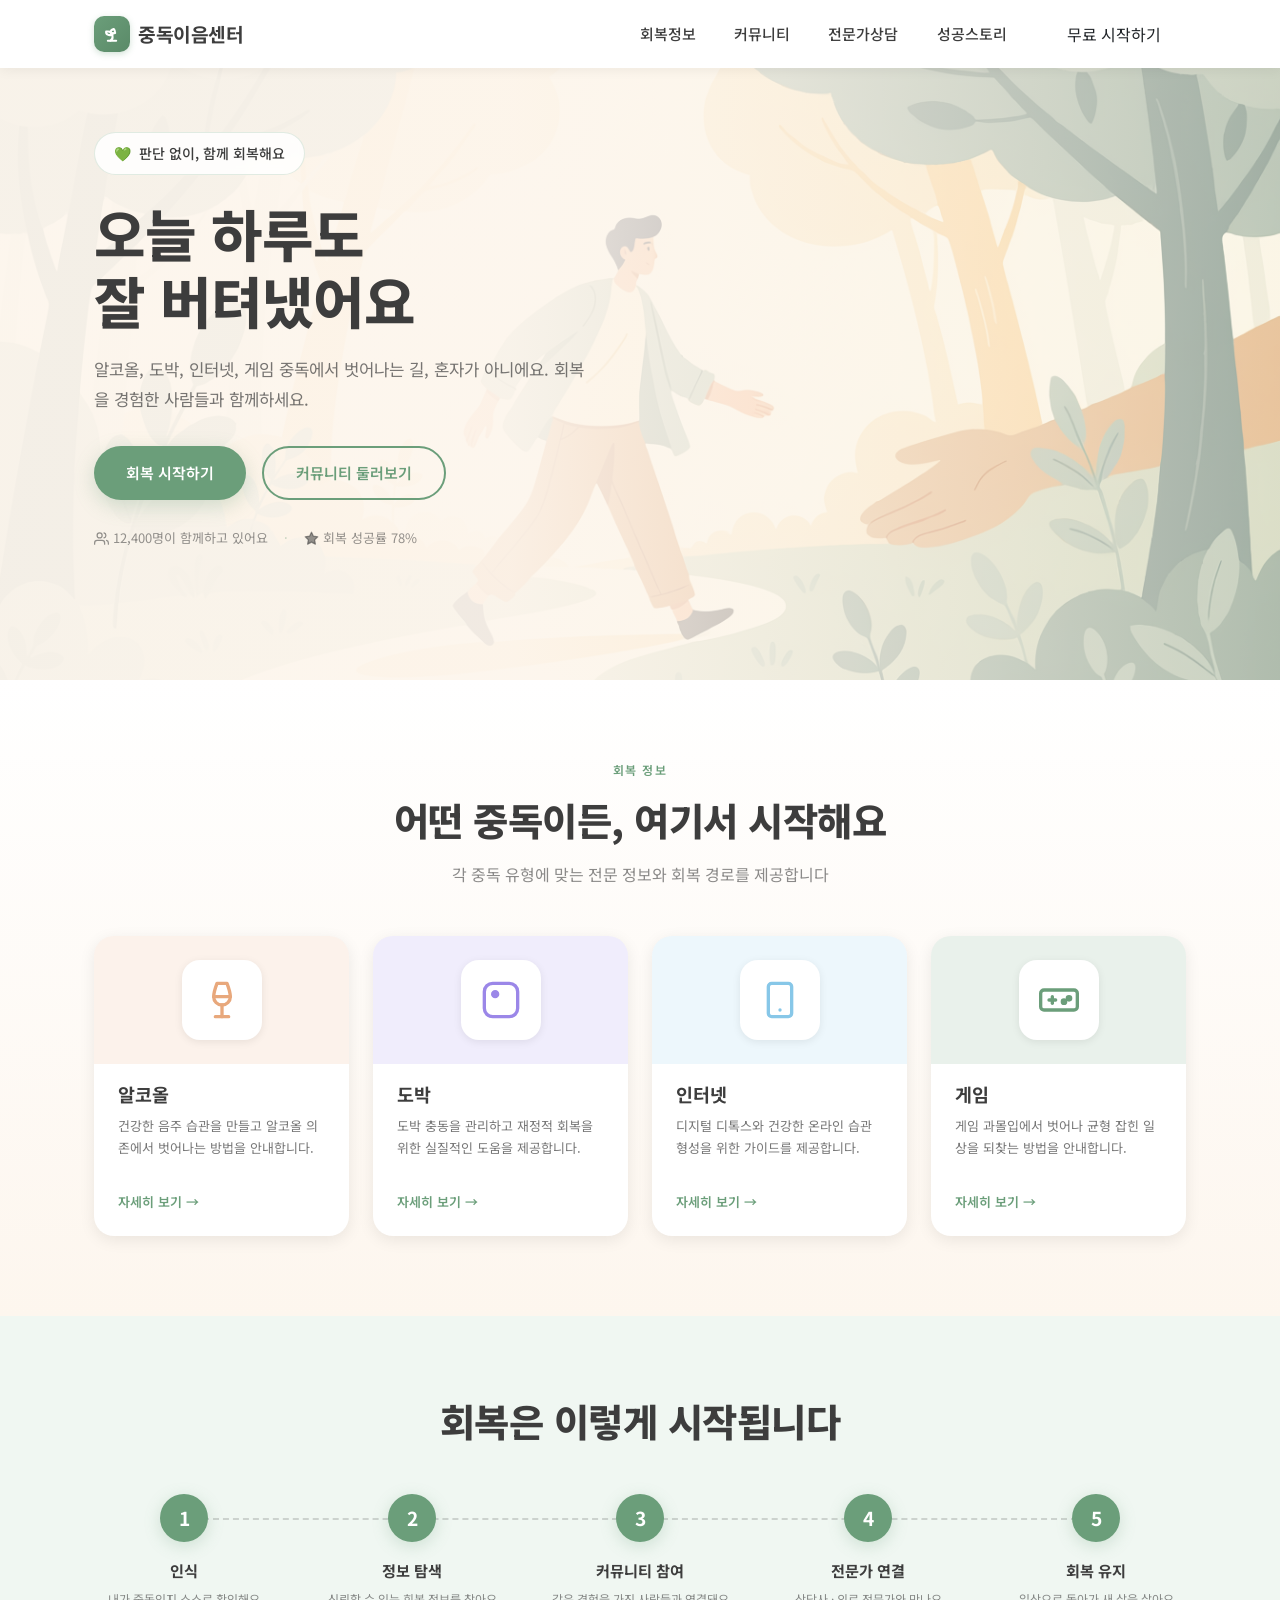
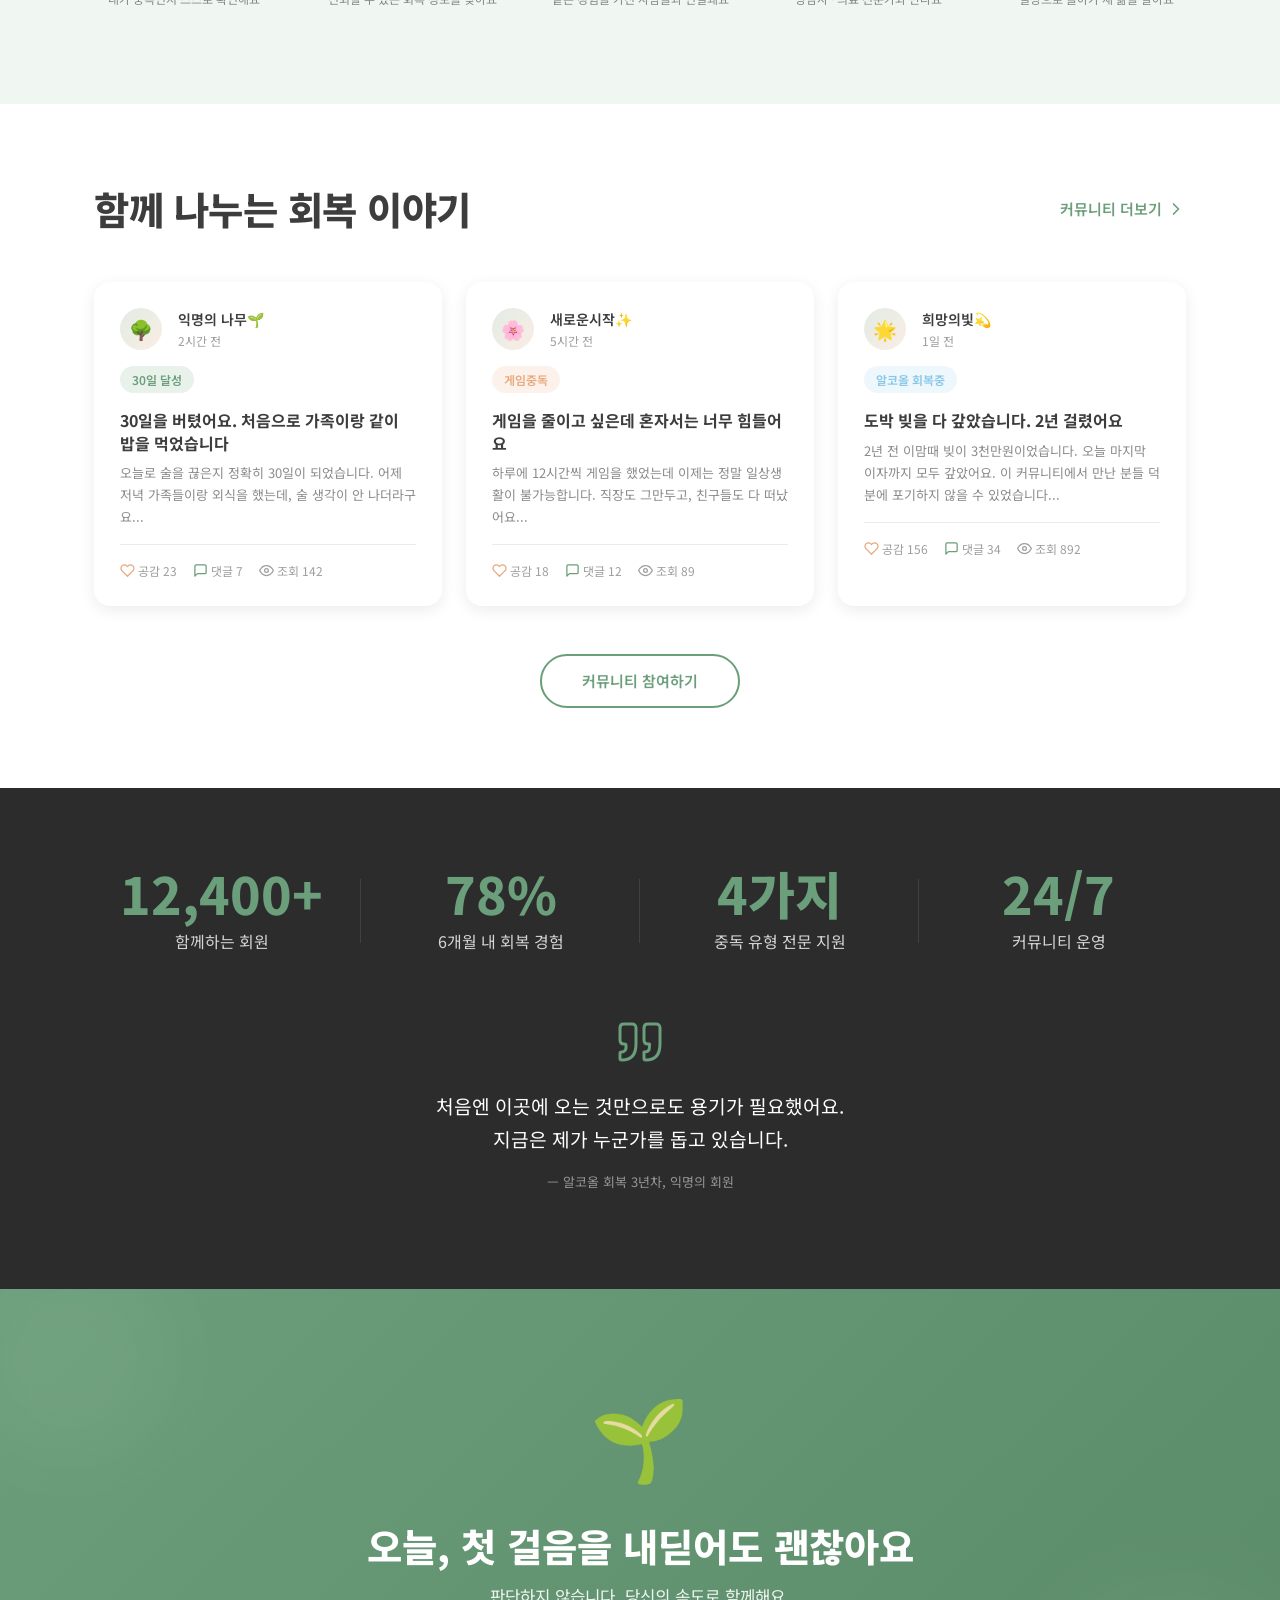
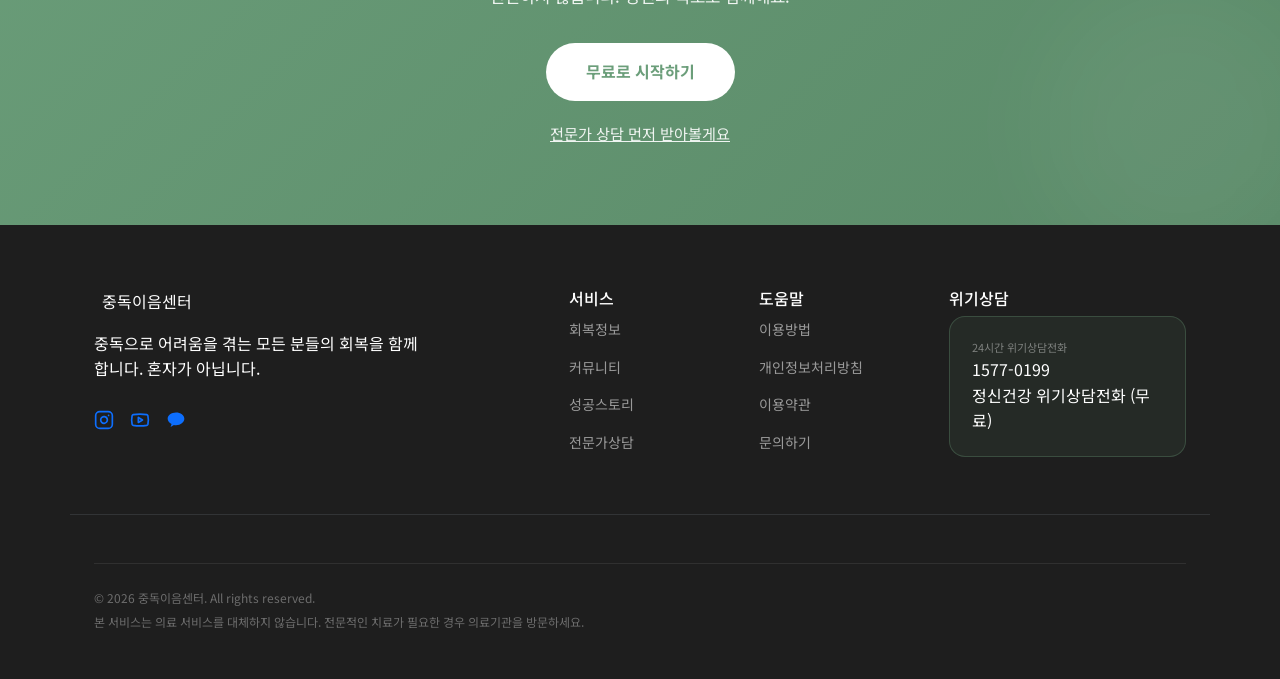
<file: index.html>
<!DOCTYPE html>
<html lang="ko">
<head>
  <meta charset="UTF-8" />
  <meta name="viewport" content="width=device-width, initial-scale=1.0" />
  <meta name="description" content="중독이음센터 - 알코올, 도박, 인터넷, 게임 중독 회복을 위한 커뮤니티와 전문 정보를 제공합니다." />
  <title>중독이음센터</title>
  <link rel="preconnect" href="https://fonts.googleapis.com" />
  <link rel="preconnect" href="https://fonts.gstatic.com" crossorigin />
  <link href="https://fonts.googleapis.com/css2?family=Noto+Sans+KR:wght@400;500;700;800&display=swap" rel="stylesheet" />
  <link href="https://cdn.jsdelivr.net/npm/bootstrap@5.3.3/dist/css/bootstrap.min.css" rel="stylesheet" />
  <link rel="stylesheet" href="css/style.css" />
</head>
<body>

<!-- ▼ 공통 헤더 (components.js가 자동 주입) -->
<div id="site-header"></div>


<!-- ════════════════════════════════════
     HERO
════════════════════════════════════ -->
<section id="hero">
  <div class="hero-overlay"></div>
  <div class="container-xl px-4 hero-content">
    <div class="row">
      <div class="col-12 col-md-7 col-lg-6">
        <div class="hero-badge fade-up">
          <span>💚</span>
          <span>판단 없이, 함께 회복해요</span>
        </div>
        <h1 class="fade-up fade-up-delay-1">
          오늘 하루도<br />잘 버텨냈어요
        </h1>
        <p class="hero-sub fade-up fade-up-delay-2">
          알코올, 도박, 인터넷, 게임 중독에서 벗어나는 길,
          혼자가 아니에요. 회복을 경험한 사람들과 함께하세요.
        </p>
        <div class="d-flex flex-column flex-sm-row gap-3 fade-up fade-up-delay-3">
          <button class="btn-hero-primary">회복 시작하기</button>
          <button class="btn-hero-secondary">커뮤니티 둘러보기</button>
        </div>
        <div class="hero-trust fade-up fade-up-delay-4">
          <span class="d-flex align-items-center">
            <svg xmlns="http://www.w3.org/2000/svg" viewBox="0 0 24 24" fill="none"
                 stroke="currentColor" stroke-width="2" stroke-linecap="round" stroke-linejoin="round">
              <path d="M17 21v-2a4 4 0 0 0-4-4H5a4 4 0 0 0-4 4v2"/>
              <circle cx="9" cy="7" r="4"/>
              <path d="M23 21v-2a4 4 0 0 0-3-3.87"/>
              <path d="M16 3.13a4 4 0 0 1 0 7.75"/>
            </svg>
            12,400명이 함께하고 있어요
          </span>
          <span style="color:rgba(107,158,122,.4)">·</span>
          <span class="d-flex align-items-center">
            <svg xmlns="http://www.w3.org/2000/svg" viewBox="0 0 24 24"
                 fill="currentColor" stroke="currentColor" stroke-width="2"
                 stroke-linecap="round" stroke-linejoin="round">
              <polygon points="12 2 15.09 8.26 22 9.27 17 14.14 18.18 21.02 12 17.77 5.82 21.02 7 14.14 2 9.27 8.91 8.26 12 2"/>
            </svg>
            회복 성공률 78%
          </span>
        </div>
      </div>
    </div>
  </div>
</section>


<!-- ════════════════════════════════════
     ADDICTION TYPES
════════════════════════════════════ -->
<section id="addiction-types">
  <div class="container-xl px-4">
    <div class="text-center mb-5 fade-up">
      <p class="section-badge">회복 정보</p>
      <h2 class="section-title mb-3">어떤 중독이든, 여기서 시작해요</h2>
      <p class="section-desc">각 중독 유형에 맞는 전문 정보와 회복 경로를 제공합니다</p>
    </div>
    <div class="row g-4">
      <!-- 알코올 -->
      <div class="col-12 col-sm-6 col-lg-3 fade-up fade-up-delay-1">
        <div class="addiction-card">
          <div class="card-icon-area icon-bg-orange">
            <div class="icon-wrap">
              <svg class="icon-color-orange" xmlns="http://www.w3.org/2000/svg"
                   viewBox="0 0 24 24" fill="none" stroke="currentColor"
                   stroke-width="2" stroke-linecap="round" stroke-linejoin="round">
                <path d="M8 22h8"/><path d="M7 10h10"/>
                <path d="M12 15v7"/><path d="M12 15a5 5 0 0 0 5-5c0-2-.5-4-2-8H9c-1.5 4-2 6-2 8a5 5 0 0 0 5 5z"/>
              </svg>
            </div>
          </div>
          <div class="card-body-inner">
            <h3>알코올</h3>
            <p>건강한 음주 습관을 만들고 알코올 의존에서 벗어나는 방법을 안내합니다.</p>
            <a href="recovery-info.html" class="card-link">자세히 보기 <span>→</span></a>
          </div>
        </div>
      </div>
      <!-- 도박 -->
      <div class="col-12 col-sm-6 col-lg-3 fade-up fade-up-delay-2">
        <div class="addiction-card">
          <div class="card-icon-area icon-bg-purple">
            <div class="icon-wrap">
              <svg class="icon-color-purple" xmlns="http://www.w3.org/2000/svg"
                   viewBox="0 0 24 24" fill="none" stroke="currentColor"
                   stroke-width="2" stroke-linecap="round" stroke-linejoin="round">
                <rect x="2" y="2" width="20" height="20" rx="5" ry="5"/>
                <circle cx="8.5" cy="8.5" r="1.5" fill="currentColor"/>
              </svg>
            </div>
          </div>
          <div class="card-body-inner">
            <h3>도박</h3>
            <p>도박 충동을 관리하고 재정적 회복을 위한 실질적인 도움을 제공합니다.</p>
            <a href="recovery-info.html" class="card-link">자세히 보기 <span>→</span></a>
          </div>
        </div>
      </div>
      <!-- 인터넷 -->
      <div class="col-12 col-sm-6 col-lg-3 fade-up fade-up-delay-3">
        <div class="addiction-card">
          <div class="card-icon-area icon-bg-blue">
            <div class="icon-wrap">
              <svg class="icon-color-blue" xmlns="http://www.w3.org/2000/svg"
                   viewBox="0 0 24 24" fill="none" stroke="currentColor"
                   stroke-width="2" stroke-linecap="round" stroke-linejoin="round">
                <rect x="5" y="2" width="14" height="20" rx="2" ry="2"/>
                <line x1="12" y1="18" x2="12.01" y2="18"/>
              </svg>
            </div>
          </div>
          <div class="card-body-inner">
            <h3>인터넷</h3>
            <p>디지털 디톡스와 건강한 온라인 습관 형성을 위한 가이드를 제공합니다.</p>
            <a href="recovery-info.html" class="card-link">자세히 보기 <span>→</span></a>
          </div>
        </div>
      </div>
      <!-- 게임 -->
      <div class="col-12 col-sm-6 col-lg-3 fade-up fade-up-delay-4">
        <div class="addiction-card">
          <div class="card-icon-area icon-bg-green">
            <div class="icon-wrap">
              <svg class="icon-color-green" xmlns="http://www.w3.org/2000/svg"
                   viewBox="0 0 24 24" fill="none" stroke="currentColor"
                   stroke-width="2" stroke-linecap="round" stroke-linejoin="round">
                <line x1="6" y1="12" x2="10" y2="12"/><line x1="8" y1="10" x2="8" y2="14"/>
                <circle cx="15" cy="13" r="1" fill="currentColor"/><circle cx="18" cy="11" r="1" fill="currentColor"/>
                <path d="M21 6H3a2 2 0 0 0-2 2v8a2 2 0 0 0 2 2h18a2 2 0 0 0 2-2V8a2 2 0 0 0-2-2z"/>
              </svg>
            </div>
          </div>
          <div class="card-body-inner">
            <h3>게임</h3>
            <p>게임 과몰입에서 벗어나 균형 잡힌 일상을 되찾는 방법을 안내합니다.</p>
            <a href="recovery-info.html" class="card-link">자세히 보기 <span>→</span></a>
          </div>
        </div>
      </div>
    </div>
  </div>
</section>


<!-- ════════════════════════════════════
     HOW IT WORKS
════════════════════════════════════ -->
<section id="how-it-works">
  <div class="container-xl px-4">
    <div class="text-center mb-5 fade-up">
      <h2 class="section-title">회복은 이렇게 시작됩니다</h2>
    </div>
    <!-- Desktop Steps -->
    <div class="steps-desktop fade-up">
      <div class="steps-track">
        <div class="steps-connector"></div>
        <div class="step-item"><div class="step-circle">1</div><p class="step-title">인식</p><p class="step-desc">내가 중독인지 스스로 확인해요</p></div>
        <div class="step-item"><div class="step-circle">2</div><p class="step-title">정보 탐색</p><p class="step-desc">신뢰할 수 있는 회복 정보를 찾아요</p></div>
        <div class="step-item"><div class="step-circle">3</div><p class="step-title">커뮤니티 참여</p><p class="step-desc">같은 경험을 가진 사람들과 연결돼요</p></div>
        <div class="step-item"><div class="step-circle">4</div><p class="step-title">전문가 연결</p><p class="step-desc">상담사 · 의료 전문가와 만나요</p></div>
        <div class="step-item"><div class="step-circle">5</div><p class="step-title">회복 유지</p><p class="step-desc">일상으로 돌아가 새 삶을 살아요</p></div>
      </div>
    </div>
    <!-- Mobile Steps -->
    <div class="steps-mobile">
      <div class="step-row fade-up"><div class="step-left"><div class="step-circle">1</div><div class="step-line"></div></div><div class="step-right"><p class="step-title text-start">인식</p><p class="step-desc text-start">내가 중독인지 스스로 확인해요</p></div></div>
      <div class="step-row fade-up fade-up-delay-1"><div class="step-left"><div class="step-circle">2</div><div class="step-line"></div></div><div class="step-right"><p class="step-title text-start">정보 탐색</p><p class="step-desc text-start">신뢰할 수 있는 회복 정보를 찾아요</p></div></div>
      <div class="step-row fade-up fade-up-delay-2"><div class="step-left"><div class="step-circle">3</div><div class="step-line"></div></div><div class="step-right"><p class="step-title text-start">커뮤니티 참여</p><p class="step-desc text-start">같은 경험을 가진 사람들과 연결돼요</p></div></div>
      <div class="step-row fade-up fade-up-delay-3"><div class="step-left"><div class="step-circle">4</div><div class="step-line"></div></div><div class="step-right"><p class="step-title text-start">전문가 연결</p><p class="step-desc text-start">상담사 · 의료 전문가와 만나요</p></div></div>
      <div class="step-row fade-up fade-up-delay-4"><div class="step-left"><div class="step-circle">5</div></div><div class="step-right"><p class="step-title text-start">회복 유지</p><p class="step-desc text-start">일상으로 돌아가 새 삶을 살아요</p></div></div>
    </div>
  </div>
</section>


<!-- ════════════════════════════════════
     COMMUNITY STORIES
════════════════════════════════════ -->
<section id="community">
  <div class="container-xl px-4">
    <div class="d-flex justify-content-between align-items-center mb-5 flex-wrap gap-3 fade-up">
      <h2 class="section-title mb-0">함께 나누는 회복 이야기</h2>
      <a href="success-stories.html" class="d-flex align-items-center gap-1 text-decoration-none fw-semibold"
         style="color:var(--color-primary); font-size:15px;">
        커뮤니티 더보기
        <svg xmlns="http://www.w3.org/2000/svg" width="20" height="20" viewBox="0 0 24 24"
             fill="none" stroke="currentColor" stroke-width="2" stroke-linecap="round" stroke-linejoin="round">
          <polyline points="9 18 15 12 9 6"/>
        </svg>
      </a>
    </div>
    <div class="row g-4 mb-5">
      <!-- Post 1 -->
      <div class="col-12 col-md-6 col-lg-4 fade-up fade-up-delay-1">
        <div class="story-card">
          <div class="d-flex align-items-center gap-3 mb-3">
            <div class="story-avatar">🌳</div>
            <div>
              <p class="mb-0 fw-semibold" style="font-size:14px;">익명의 나무🌱</p>
              <p class="mb-0" style="font-size:12px; color:rgba(61,61,61,.5);">2시간 전</p>
            </div>
          </div>
          <div class="mb-3"><span class="category-badge cat-green">30일 달성</span></div>
          <h3 class="story-title">30일을 버텼어요. 처음으로 가족이랑 같이 밥을 먹었습니다</h3>
          <p class="story-preview">오늘로 술을 끊은지 정확히 30일이 되었습니다. 어제 저녁 가족들이랑 외식을 했는데, 술 생각이 안 나더라구요...</p>
          <div class="story-stats">
            <span class="stat-heart d-flex align-items-center"><svg xmlns="http://www.w3.org/2000/svg" viewBox="0 0 24 24" fill="none" stroke="#E8A87C" stroke-width="2" stroke-linecap="round" stroke-linejoin="round"><path d="M20.84 4.61a5.5 5.5 0 0 0-7.78 0L12 5.67l-1.06-1.06a5.5 5.5 0 0 0-7.78 7.78l1.06 1.06L12 21.23l7.78-7.78 1.06-1.06a5.5 5.5 0 0 0 0-7.78z"/></svg>공감 23</span>
            <span class="stat-comment d-flex align-items-center"><svg xmlns="http://www.w3.org/2000/svg" viewBox="0 0 24 24" fill="none" stroke="#6B9E7A" stroke-width="2" stroke-linecap="round" stroke-linejoin="round"><path d="M21 15a2 2 0 0 1-2 2H7l-4 4V5a2 2 0 0 1 2-2h14a2 2 0 0 1 2 2z"/></svg>댓글 7</span>
            <span class="d-flex align-items-center"><svg xmlns="http://www.w3.org/2000/svg" viewBox="0 0 24 24" fill="none" stroke="currentColor" stroke-width="2" stroke-linecap="round" stroke-linejoin="round"><path d="M1 12s4-8 11-8 11 8 11 8-4 8-11 8-11-8-11-8z"/><circle cx="12" cy="12" r="3"/></svg>조회 142</span>
          </div>
        </div>
      </div>
      <!-- Post 2 -->
      <div class="col-12 col-md-6 col-lg-4 fade-up fade-up-delay-2">
        <div class="story-card">
          <div class="d-flex align-items-center gap-3 mb-3">
            <div class="story-avatar">🌸</div>
            <div>
              <p class="mb-0 fw-semibold" style="font-size:14px;">새로운시작✨</p>
              <p class="mb-0" style="font-size:12px; color:rgba(61,61,61,.5);">5시간 전</p>
            </div>
          </div>
          <div class="mb-3"><span class="category-badge cat-orange">게임중독</span></div>
          <h3 class="story-title">게임을 줄이고 싶은데 혼자서는 너무 힘들어요</h3>
          <p class="story-preview">하루에 12시간씩 게임을 했었는데 이제는 정말 일상생활이 불가능합니다. 직장도 그만두고, 친구들도 다 떠났어요...</p>
          <div class="story-stats">
            <span class="stat-heart d-flex align-items-center"><svg xmlns="http://www.w3.org/2000/svg" viewBox="0 0 24 24" fill="none" stroke="#E8A87C" stroke-width="2" stroke-linecap="round" stroke-linejoin="round"><path d="M20.84 4.61a5.5 5.5 0 0 0-7.78 0L12 5.67l-1.06-1.06a5.5 5.5 0 0 0-7.78 7.78l1.06 1.06L12 21.23l7.78-7.78 1.06-1.06a5.5 5.5 0 0 0 0-7.78z"/></svg>공감 18</span>
            <span class="stat-comment d-flex align-items-center"><svg xmlns="http://www.w3.org/2000/svg" viewBox="0 0 24 24" fill="none" stroke="#6B9E7A" stroke-width="2" stroke-linecap="round" stroke-linejoin="round"><path d="M21 15a2 2 0 0 1-2 2H7l-4 4V5a2 2 0 0 1 2-2h14a2 2 0 0 1 2 2z"/></svg>댓글 12</span>
            <span class="d-flex align-items-center"><svg xmlns="http://www.w3.org/2000/svg" viewBox="0 0 24 24" fill="none" stroke="currentColor" stroke-width="2" stroke-linecap="round" stroke-linejoin="round"><path d="M1 12s4-8 11-8 11 8 11 8-4 8-11 8-11-8-11-8z"/><circle cx="12" cy="12" r="3"/></svg>조회 89</span>
          </div>
        </div>
      </div>
      <!-- Post 3 -->
      <div class="col-12 col-md-6 col-lg-4 fade-up fade-up-delay-3">
        <div class="story-card">
          <div class="d-flex align-items-center gap-3 mb-3">
            <div class="story-avatar">🌟</div>
            <div>
              <p class="mb-0 fw-semibold" style="font-size:14px;">희망의빛💫</p>
              <p class="mb-0" style="font-size:12px; color:rgba(61,61,61,.5);">1일 전</p>
            </div>
          </div>
          <div class="mb-3"><span class="category-badge cat-blue">알코올 회복중</span></div>
          <h3 class="story-title">도박 빚을 다 갚았습니다. 2년 걸렸어요</h3>
          <p class="story-preview">2년 전 이맘때 빚이 3천만원이었습니다. 오늘 마지막 이자까지 모두 갚았어요. 이 커뮤니티에서 만난 분들 덕분에 포기하지 않을 수 있었습니다...</p>
          <div class="story-stats">
            <span class="stat-heart d-flex align-items-center"><svg xmlns="http://www.w3.org/2000/svg" viewBox="0 0 24 24" fill="none" stroke="#E8A87C" stroke-width="2" stroke-linecap="round" stroke-linejoin="round"><path d="M20.84 4.61a5.5 5.5 0 0 0-7.78 0L12 5.67l-1.06-1.06a5.5 5.5 0 0 0-7.78 7.78l1.06 1.06L12 21.23l7.78-7.78 1.06-1.06a5.5 5.5 0 0 0 0-7.78z"/></svg>공감 156</span>
            <span class="stat-comment d-flex align-items-center"><svg xmlns="http://www.w3.org/2000/svg" viewBox="0 0 24 24" fill="none" stroke="#6B9E7A" stroke-width="2" stroke-linecap="round" stroke-linejoin="round"><path d="M21 15a2 2 0 0 1-2 2H7l-4 4V5a2 2 0 0 1 2-2h14a2 2 0 0 1 2 2z"/></svg>댓글 34</span>
            <span class="d-flex align-items-center"><svg xmlns="http://www.w3.org/2000/svg" viewBox="0 0 24 24" fill="none" stroke="currentColor" stroke-width="2" stroke-linecap="round" stroke-linejoin="round"><path d="M1 12s4-8 11-8 11 8 11 8-4 8-11 8-11-8-11-8z"/><circle cx="12" cy="12" r="3"/></svg>조회 892</span>
          </div>
        </div>
      </div>
    </div>
    <div class="text-center fade-up">
      <button class="btn-community-more">커뮤니티 참여하기</button>
    </div>
  </div>
</section>


<!-- ════════════════════════════════════
     ABOUT / STATS
════════════════════════════════════ -->
<section id="about">
  <div class="container-xl px-4">
    <div class="row g-4 mb-0 text-center fade-up">
      <div class="col-6 col-lg-3 position-relative">
        <div class="stat-number">12,400+</div><div class="stat-label">함께하는 회원</div>
        <div class="stat-divider d-none d-lg-block position-absolute top-50 end-0 translate-middle-y"></div>
      </div>
      <div class="col-6 col-lg-3 position-relative">
        <div class="stat-number">78%</div><div class="stat-label">6개월 내 회복 경험</div>
        <div class="stat-divider d-none d-lg-block position-absolute top-50 end-0 translate-middle-y"></div>
      </div>
      <div class="col-6 col-lg-3 position-relative">
        <div class="stat-number">4가지</div><div class="stat-label">중독 유형 전문 지원</div>
        <div class="stat-divider d-none d-lg-block position-absolute top-50 end-0 translate-middle-y"></div>
      </div>
      <div class="col-6 col-lg-3">
        <div class="stat-number">24/7</div><div class="stat-label">커뮤니티 운영</div>
      </div>
    </div>
    <div class="quote-block fade-up">
      <div class="quote-icon text-center">
        <svg xmlns="http://www.w3.org/2000/svg" viewBox="0 0 24 24" fill="none"
             stroke="currentColor" stroke-width="1.5" stroke-linecap="round" stroke-linejoin="round">
          <path d="M3 21c3 0 7-1 7-8V5c0-1.25-.756-2.017-2-2H4c-1.25 0-2 .75-2 1.972V11c0 1.25.75 2 2 2 1 0 1 0 1 1v1c0 1-1 2-2 2s-1 .008-1 1.031V20c0 1 0 1 1 1z"/>
          <path d="M15 21c3 0 7-1 7-8V5c0-1.25-.757-2.017-2-2h-4c-1.25 0-2 .75-2 1.972V11c0 1.25.75 2 2 2h.75c0 2.25.25 4-2.75 4v3c0 1 0 1 1 1z"/>
        </svg>
      </div>
      <blockquote class="quote-text">
        처음엔 이곳에 오는 것만으로도 용기가 필요했어요.<br>
        지금은 제가 누군가를 돕고 있습니다.
      </blockquote>
      <p class="quote-author">— 알코올 회복 3년차, 익명의 회원</p>
    </div>
  </div>
</section>


<!-- ════════════════════════════════════
     RESOURCES / CTA
════════════════════════════════════ -->
<section id="resources">
  <div class="deco-circle-1"></div>
  <div class="deco-circle-2"></div>
  <div class="container-xl px-4 resources-inner text-center fade-up">
    <div class="resources-emoji">🌱</div>
    <h2>오늘, 첫 걸음을 내딛어도 괜찮아요</h2>
    <p class="resources-sub">판단하지 않습니다. 당신의 속도로 함께해요.</p>
    <button class="btn-resources-cta">무료로 시작하기</button>
    <a href="#" class="resources-link">전문가 상담 먼저 받아볼게요</a>
  </div>
</section>


<!-- ▼ 공통 푸터 (components.js가 자동 주입) -->
<div id="site-footer"></div>


<script src="https://cdn.jsdelivr.net/npm/bootstrap@5.3.3/dist/js/bootstrap.bundle.min.js"></script>
<script src="js/components.js"></script>
<script src="js/main.js"></script>
</body>
</html>
</file>
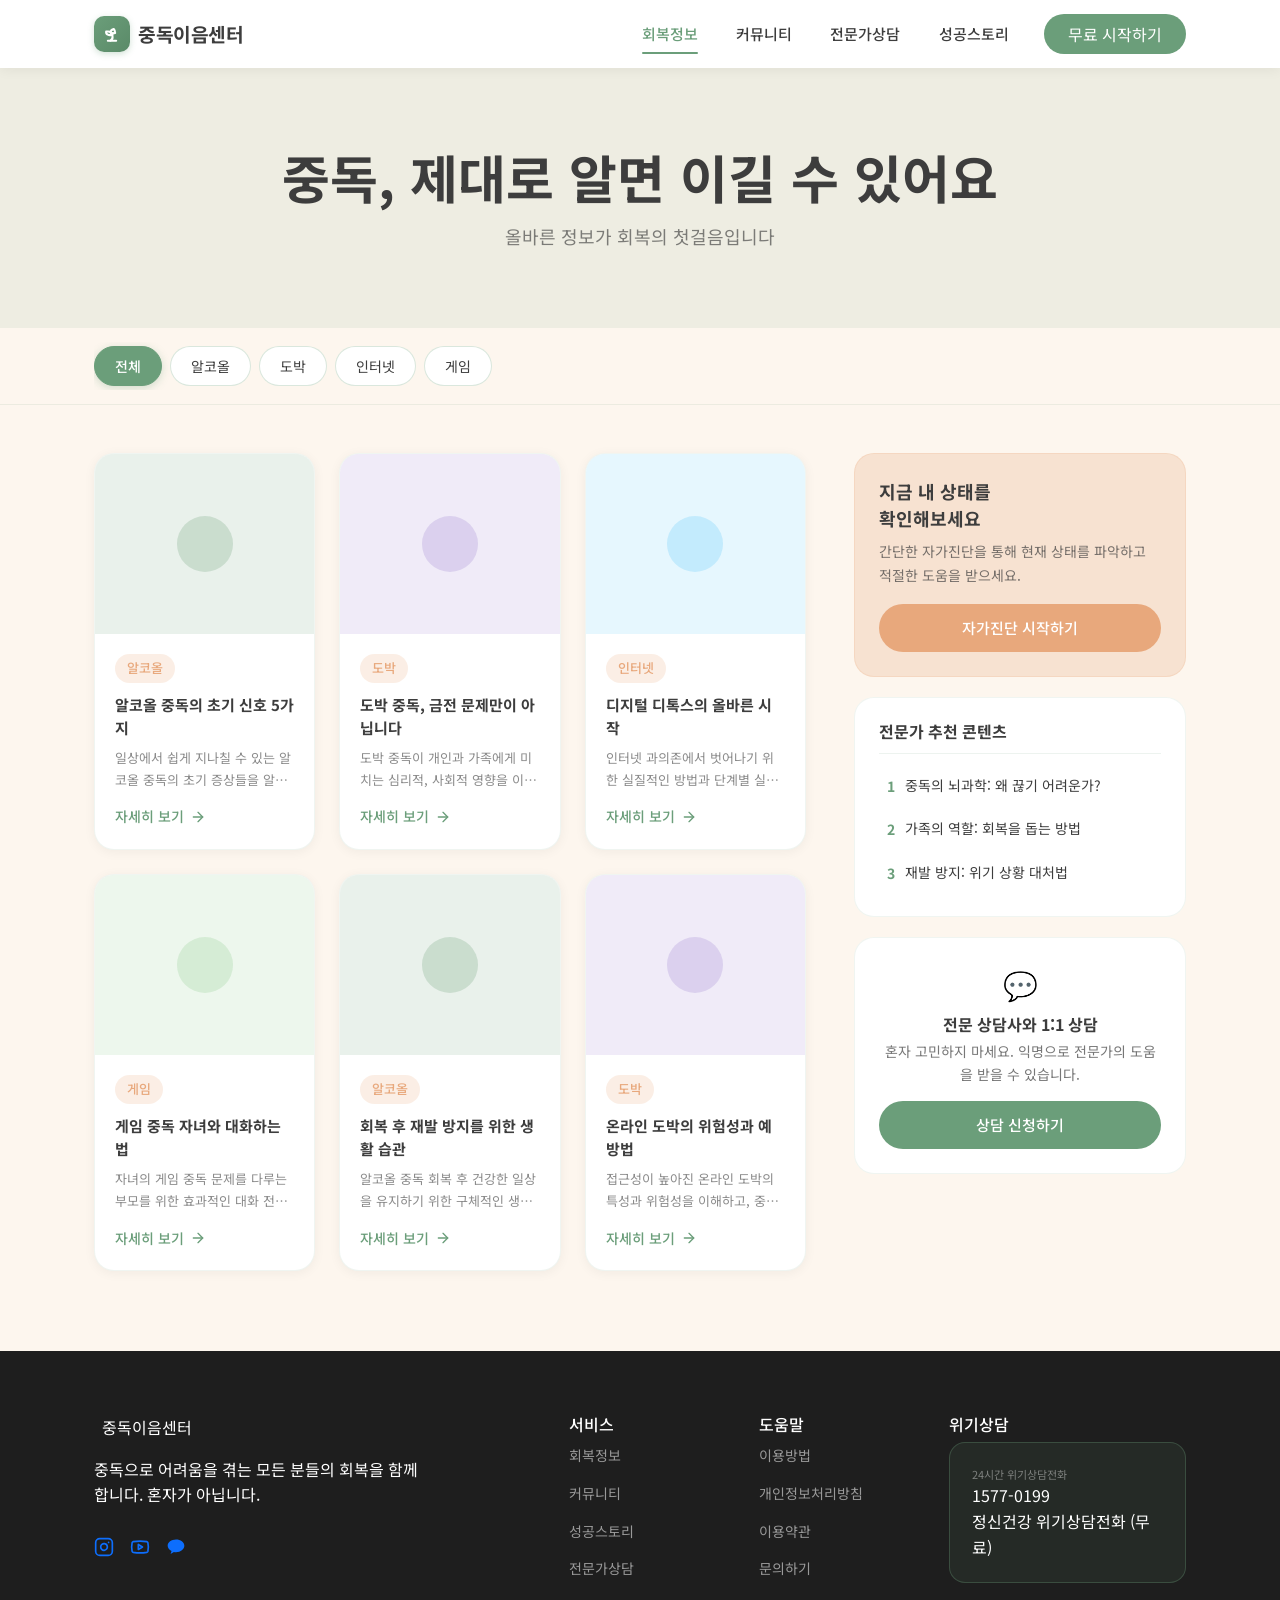
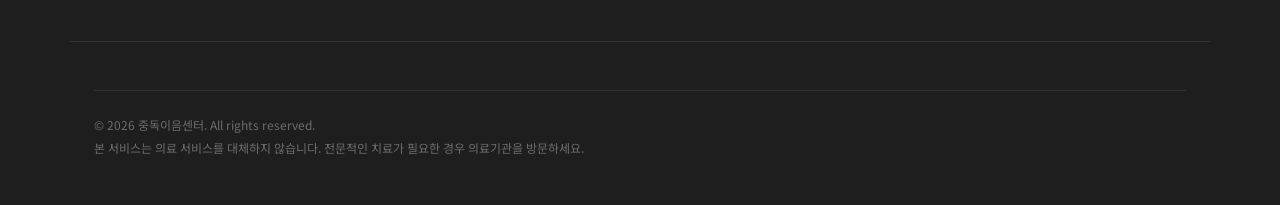
<file: recovery-info.html>
<!DOCTYPE html>
<html lang="ko">
<head>
  <meta charset="UTF-8" />
  <meta name="viewport" content="width=device-width, initial-scale=1.0" />
  <meta name="description" content="중독이음센터 - 알코올, 도박, 인터넷, 게임 중독에 관한 전문 회복 정보를 제공합니다." />
  <title>회복정보 | 중독이음센터</title>

  <!-- Google Fonts: Noto Sans KR -->
  <link rel="preconnect" href="https://fonts.googleapis.com" />
  <link rel="preconnect" href="https://fonts.gstatic.com" crossorigin />
  <link href="https://fonts.googleapis.com/css2?family=Noto+Sans+KR:wght@400;500;700;800&display=swap" rel="stylesheet" />

  <!-- Bootstrap 5 CSS -->
  <link href="https://cdn.jsdelivr.net/npm/bootstrap@5.3.3/dist/css/bootstrap.min.css" rel="stylesheet" />

  <!-- Custom CSS -->
  <link rel="stylesheet" href="css/style.css" />
  <link rel="stylesheet" href="css/subpage.css" />
</head>
<body>

<!-- 공통 헤더 플레이스홀더 -->
<div id="site-header"></div>

<!-- ════════════════════════════════════
     PAGE HERO
════════════════════════════════════ -->
<section class="subpage-hero" style="background: rgba(107,158,122,0.10);">
  <div class="container-xl px-4">
    <div class="text-center">
      <h1 class="subpage-hero-title fade-up">중독, 제대로 알면 이길 수 있어요</h1>
      <p class="subpage-hero-sub fade-up fade-up-delay-1">올바른 정보가 회복의 첫걸음입니다</p>
    </div>
  </div>
</section>

<!-- ════════════════════════════════════
     CATEGORY FILTER BAR (Sticky)
════════════════════════════════════ -->
<div class="filter-bar-sticky">
  <div class="container-xl px-4">
    <div class="d-flex gap-2 overflow-auto py-1" id="categoryTabs">
      <button class="filter-btn active" data-cat="전체">전체</button>
      <button class="filter-btn" data-cat="알코올">알코올</button>
      <button class="filter-btn" data-cat="도박">도박</button>
      <button class="filter-btn" data-cat="인터넷">인터넷</button>
      <button class="filter-btn" data-cat="게임">게임</button>
    </div>
  </div>
</div>

<!-- ════════════════════════════════════
     MAIN CONTENT
════════════════════════════════════ -->
<section class="py-5" style="padding-top: 3rem !important; padding-bottom: 5rem !important;">
  <div class="container-xl px-4">
    <div class="row g-5">

      <!-- ── 아티클 그리드 (70%) ── -->
      <div class="col-lg-8">
        <div class="row g-4" id="articleGrid">

          <!-- Card 1 -->
          <div class="col-sm-6 col-xl-4 article-card-wrap" data-cat="알코올">
            <article class="info-card fade-up">
              <div class="info-card-thumb" style="background: rgba(107,158,122,0.15);">
                <div class="info-card-thumb-icon"></div>
              </div>
              <div class="info-card-body">
                <span class="info-card-badge">알코올</span>
                <h3 class="info-card-title">알코올 중독의 초기 신호 5가지</h3>
                <p class="info-card-preview">일상에서 쉽게 지나칠 수 있는 알코올 중독의 초기 증상들을 알아보고, 조기에 대처하는 방법을 소개합니다.</p>
                <button class="info-card-link">
                  자세히 보기
                  <svg xmlns="http://www.w3.org/2000/svg" width="16" height="16" viewBox="0 0 24 24"
                       fill="none" stroke="currentColor" stroke-width="2" stroke-linecap="round" stroke-linejoin="round">
                    <line x1="5" y1="12" x2="19" y2="12"/>
                    <polyline points="12 5 19 12 12 19"/>
                  </svg>
                </button>
              </div>
            </article>
          </div>

          <!-- Card 2 -->
          <div class="col-sm-6 col-xl-4 article-card-wrap" data-cat="도박">
            <article class="info-card fade-up fade-up-delay-1">
              <div class="info-card-thumb" style="background: rgba(179,157,219,0.20);">
                <div class="info-card-thumb-icon" style="background: rgba(179,157,219,0.35);"></div>
              </div>
              <div class="info-card-body">
                <span class="info-card-badge">도박</span>
                <h3 class="info-card-title">도박 중독, 금전 문제만이 아닙니다</h3>
                <p class="info-card-preview">도박 중독이 개인과 가족에게 미치는 심리적, 사회적 영향을 이해하고 회복의 길을 찾아봅니다.</p>
                <button class="info-card-link">
                  자세히 보기
                  <svg xmlns="http://www.w3.org/2000/svg" width="16" height="16" viewBox="0 0 24 24"
                       fill="none" stroke="currentColor" stroke-width="2" stroke-linecap="round" stroke-linejoin="round">
                    <line x1="5" y1="12" x2="19" y2="12"/>
                    <polyline points="12 5 19 12 12 19"/>
                  </svg>
                </button>
              </div>
            </article>
          </div>

          <!-- Card 3 -->
          <div class="col-sm-6 col-xl-4 article-card-wrap" data-cat="인터넷">
            <article class="info-card fade-up fade-up-delay-2">
              <div class="info-card-thumb" style="background: rgba(129,212,250,0.20);">
                <div class="info-card-thumb-icon" style="background: rgba(129,212,250,0.35);"></div>
              </div>
              <div class="info-card-body">
                <span class="info-card-badge">인터넷</span>
                <h3 class="info-card-title">디지털 디톡스의 올바른 시작</h3>
                <p class="info-card-preview">인터넷 과의존에서 벗어나기 위한 실질적인 방법과 단계별 실천 가이드를 제공합니다.</p>
                <button class="info-card-link">
                  자세히 보기
                  <svg xmlns="http://www.w3.org/2000/svg" width="16" height="16" viewBox="0 0 24 24"
                       fill="none" stroke="currentColor" stroke-width="2" stroke-linecap="round" stroke-linejoin="round">
                    <line x1="5" y1="12" x2="19" y2="12"/>
                    <polyline points="12 5 19 12 12 19"/>
                  </svg>
                </button>
              </div>
            </article>
          </div>

          <!-- Card 4 -->
          <div class="col-sm-6 col-xl-4 article-card-wrap" data-cat="게임">
            <article class="info-card fade-up">
              <div class="info-card-thumb" style="background: rgba(165,214,167,0.20);">
                <div class="info-card-thumb-icon" style="background: rgba(165,214,167,0.35);"></div>
              </div>
              <div class="info-card-body">
                <span class="info-card-badge">게임</span>
                <h3 class="info-card-title">게임 중독 자녀와 대화하는 법</h3>
                <p class="info-card-preview">자녀의 게임 중독 문제를 다루는 부모를 위한 효과적인 대화 전략과 지원 방법을 안내합니다.</p>
                <button class="info-card-link">
                  자세히 보기
                  <svg xmlns="http://www.w3.org/2000/svg" width="16" height="16" viewBox="0 0 24 24"
                       fill="none" stroke="currentColor" stroke-width="2" stroke-linecap="round" stroke-linejoin="round">
                    <line x1="5" y1="12" x2="19" y2="12"/>
                    <polyline points="12 5 19 12 12 19"/>
                  </svg>
                </button>
              </div>
            </article>
          </div>

          <!-- Card 5 -->
          <div class="col-sm-6 col-xl-4 article-card-wrap" data-cat="알코올">
            <article class="info-card fade-up fade-up-delay-1">
              <div class="info-card-thumb" style="background: rgba(107,158,122,0.15);">
                <div class="info-card-thumb-icon"></div>
              </div>
              <div class="info-card-body">
                <span class="info-card-badge">알코올</span>
                <h3 class="info-card-title">회복 후 재발 방지를 위한 생활 습관</h3>
                <p class="info-card-preview">알코올 중독 회복 후 건강한 일상을 유지하기 위한 구체적인 생활 습관과 대처 방법을 소개합니다.</p>
                <button class="info-card-link">
                  자세히 보기
                  <svg xmlns="http://www.w3.org/2000/svg" width="16" height="16" viewBox="0 0 24 24"
                       fill="none" stroke="currentColor" stroke-width="2" stroke-linecap="round" stroke-linejoin="round">
                    <line x1="5" y1="12" x2="19" y2="12"/>
                    <polyline points="12 5 19 12 12 19"/>
                  </svg>
                </button>
              </div>
            </article>
          </div>

          <!-- Card 6 -->
          <div class="col-sm-6 col-xl-4 article-card-wrap" data-cat="도박">
            <article class="info-card fade-up fade-up-delay-2">
              <div class="info-card-thumb" style="background: rgba(179,157,219,0.20);">
                <div class="info-card-thumb-icon" style="background: rgba(179,157,219,0.35);"></div>
              </div>
              <div class="info-card-body">
                <span class="info-card-badge">도박</span>
                <h3 class="info-card-title">온라인 도박의 위험성과 예방법</h3>
                <p class="info-card-preview">접근성이 높아진 온라인 도박의 특성과 위험성을 이해하고, 중독을 예방하는 방법을 알아봅니다.</p>
                <button class="info-card-link">
                  자세히 보기
                  <svg xmlns="http://www.w3.org/2000/svg" width="16" height="16" viewBox="0 0 24 24"
                       fill="none" stroke="currentColor" stroke-width="2" stroke-linecap="round" stroke-linejoin="round">
                    <line x1="5" y1="12" x2="19" y2="12"/>
                    <polyline points="12 5 19 12 12 19"/>
                  </svg>
                </button>
              </div>
            </article>
          </div>

        </div><!-- /row articleGrid -->

        <!-- 빈 결과 메시지 -->
        <div id="noResult" class="text-center py-5 d-none">
          <p class="text-muted">해당 카테고리의 콘텐츠가 없습니다.</p>
        </div>

      </div><!-- /col-lg-8 -->

      <!-- ── 사이드바 (30%) ── -->
      <div class="col-lg-4">
        <div class="sticky-sidebar">

          <!-- 자가진단 CTA -->
          <div class="sidebar-card sidebar-cta-orange fade-up">
            <h3 class="sidebar-cta-title">지금 내 상태를<br>확인해보세요</h3>
            <p class="sidebar-cta-text">간단한 자가진단을 통해 현재 상태를 파악하고 적절한 도움을 받으세요.</p>
            <button class="btn-sidebar-cta-orange w-100">자가진단 시작하기</button>
          </div>

          <!-- 전문가 추천 콘텐츠 -->
          <div class="sidebar-card fade-up fade-up-delay-1">
            <h3 class="sidebar-list-title">전문가 추천 콘텐츠</h3>
            <ul class="sidebar-list">
              <li class="sidebar-list-item">
                <span class="sidebar-list-num">1</span>
                <span class="sidebar-list-text">중독의 뇌과학: 왜 끊기 어려운가?</span>
              </li>
              <li class="sidebar-list-item">
                <span class="sidebar-list-num">2</span>
                <span class="sidebar-list-text">가족의 역할: 회복을 돕는 방법</span>
              </li>
              <li class="sidebar-list-item">
                <span class="sidebar-list-num">3</span>
                <span class="sidebar-list-text">재발 방지: 위기 상황 대처법</span>
              </li>
            </ul>
          </div>

          <!-- 전문가 상담 배너 -->
          <div class="sidebar-card sidebar-consult fade-up fade-up-delay-2">
            <p class="sidebar-consult-emoji">💬</p>
            <h4 class="sidebar-consult-title">전문 상담사와 1:1 상담</h4>
            <p class="sidebar-consult-text">혼자 고민하지 마세요. 익명으로 전문가의 도움을 받을 수 있습니다.</p>
            <a href="index.html#resources" class="btn-sidebar-consult w-100 d-block text-center">상담 신청하기</a>
          </div>

        </div>
      </div><!-- /col-lg-4 -->

    </div><!-- /row -->
  </div><!-- /container -->
</section>

<!-- 공통 푸터 플레이스홀더 -->
<div id="site-footer"></div>

<!-- Bootstrap JS -->
<script src="https://cdn.jsdelivr.net/npm/bootstrap@5.3.3/dist/js/bootstrap.bundle.min.js"></script>
<!-- 공통 컴포넌트 (nav · footer · backTop 주입) -->
<script src="js/components.js"></script>
<!-- 공통 인터랙션 -->
<script src="js/main.js"></script>
<script>
// ── 카테고리 필터 ──
document.addEventListener('componentsReady', function () {
  const filterBtns = document.querySelectorAll('.filter-btn');
  const articleWraps = document.querySelectorAll('.article-card-wrap');
  const noResult = document.getElementById('noResult');

  filterBtns.forEach(btn => {
    btn.addEventListener('click', () => {
      filterBtns.forEach(b => b.classList.remove('active'));
      btn.classList.add('active');

      const cat = btn.dataset.cat;
      let visible = 0;
      articleWraps.forEach(wrap => {
        const match = cat === '전체' || wrap.dataset.cat === cat;
        wrap.style.display = match ? '' : 'none';
        if (match) visible++;
      });
      noResult.classList.toggle('d-none', visible > 0);
    });
  });
});
</script>
</body>
</html>
</file>
<file: css/style.css>
/* ========================================
   다시봄 - 중독이음센터 Custom Styles
   Bootstrap 5 기반 반응형 퍼블리싱
   ======================================== */

/* ── Root Variables ── */
:root {
  --color-primary:     #6B9E7A;
  --color-primary-dark:#5A8A68;
  --color-secondary:   #E8A87C;
  --color-accent:      #9B87E8;
  --color-accent-blue: #87C7E8;
  --color-bg:          #FDF6EE;
  --color-bg-green:    #F0F7F2;
  --color-dark:        #2C2C2C;
  --color-footer:      #1E1E1E;
  --color-text:        #3D3D3D;
  --color-muted:       #F5EDE3;
  --font-main:         'Noto Sans KR', 'Apple SD Gothic Neo', sans-serif;
}

/* ── Base ── */
html { scroll-behavior: smooth; }

body {
  font-family: var(--font-main);
  background-color: var(--color-bg);
  color: var(--color-text);
  font-size: 16px;
  line-height: 1.6;
}

/* ── Utility ── */
.text-primary-custom  { color: var(--color-primary) !important; }
.bg-primary-custom    { background-color: var(--color-primary) !important; }
.bg-page              { background-color: var(--color-bg) !important; }
.rounded-pill-custom  { border-radius: 50px !important; }

/* ──────────────────────────────────────
   NAVIGATION
─────────────────────────────────────── */
#mainNav {
  background: #fff;
  box-shadow: 0 2px 12px rgba(0,0,0,.06);
  transition: box-shadow .3s;
  z-index: 1050;
}

#mainNav .navbar-brand .brand-icon {
  width: 36px; height: 36px;
  background: linear-gradient(135deg, var(--color-primary), var(--color-primary-dark));
  border-radius: 10px;
  display: flex; align-items: center; justify-content: center;
  box-shadow: 0 2px 6px rgba(107,158,122,.3);
  flex-shrink: 0;
}

#mainNav .navbar-brand .brand-icon svg { width: 20px; height: 20px; }

#mainNav .navbar-brand .brand-name {
  font-size: 1.2rem;
  font-weight: 700;
  color: var(--color-text);
  letter-spacing: -.5px;
}

#mainNav .nav-link {
  font-size: 15px;
  font-weight: 500;
  color: var(--color-text);
  padding: .5rem 0 !important;
  margin: 0 1.2rem;
  position: relative;
  transition: color .2s;
}

#mainNav .nav-link::after {
  content: '';
  position: absolute;
  bottom: 0; left: 0; right: 0;
  height: 2px;
  background: var(--color-primary);
  border-radius: 2px;
  transform: scaleX(0);
  transition: transform .2s;
}

#mainNav .nav-link:hover,
#mainNav .nav-link.active { color: var(--color-primary); }
#mainNav .nav-link.active::after,
#mainNav .nav-link:hover::after { transform: scaleX(1); }

.btn-nav-cta {
  background: var(--color-primary);
  color: #fff !important;
  border: none;
  border-radius: 50px;
  padding: .55rem 1.5rem;
  font-size: 15px;
  font-weight: 500;
  box-shadow: 0 4px 12px rgba(107,158,122,.25);
  transition: background .2s, box-shadow .2s, transform .15s;
}
.btn-nav-cta:hover {
  background: var(--color-primary-dark);
  box-shadow: 0 6px 18px rgba(107,158,122,.35);
  transform: translateY(-1px);
}

/* Mobile menu */
@media (max-width: 767.98px) {
  #mainNav .nav-link { margin: 0; padding: .75rem 1rem !important; border-radius: 12px; }
  #mainNav .nav-link:hover { background: #FDF6EE; }
  #mainNav .nav-link.active { background: rgba(107,158,122,.1); }
  #mainNav .nav-link::after { display: none; }
  .btn-nav-cta { width: 100%; text-align: center; margin-top: .5rem; }
}

/* ──────────────────────────────────────
   HERO
─────────────────────────────────────── */
#hero {
  min-height: 680px;
  background-image: url('../images/hero-bg.png');
  background-size: cover;
  background-position: center center;
  position: relative;
  display: flex;
  align-items: center;
  padding-top: 4rem;
  padding-bottom: 4rem;
}

#hero .hero-overlay {
  position: absolute;
  inset: 0;
  background: linear-gradient(
    to right,
    rgba(253,246,238,.93) 0%,
    rgba(253,246,238,.93) 40%,
    rgba(253,246,238,.30) 100%
  );
  z-index: 0;
}

#hero .hero-content { position: relative; z-index: 1; }

.hero-badge {
  display: inline-flex;
  align-items: center;
  gap: .5rem;
  background: rgba(255,255,255,.85);
  backdrop-filter: blur(6px);
  border: 1px solid rgba(107,158,122,.2);
  border-radius: 50px;
  padding: .6rem 1.2rem;
  font-size: 14px;
  font-weight: 500;
  color: var(--color-text);
  margin-bottom: 1.5rem;
}

#hero h1 {
  font-size: clamp(2.2rem, 5vw, 3.5rem);
  font-weight: 800;
  line-height: 1.2;
  color: var(--color-text);
  margin-bottom: 1.25rem;
  letter-spacing: -1px;
}

#hero .hero-sub {
  font-size: 1.05rem;
  line-height: 1.8;
  color: rgba(61,61,61,.7);
  max-width: 500px;
  margin-bottom: 2rem;
}

.btn-hero-primary {
  background: var(--color-primary);
  color: #fff;
  border: none;
  border-radius: 50px;
  padding: .8rem 2rem;
  font-size: 15px;
  font-weight: 600;
  box-shadow: 0 6px 20px rgba(107,158,122,.28);
  transition: all .25s;
}
.btn-hero-primary:hover {
  background: var(--color-primary-dark);
  color: #fff;
  box-shadow: 0 10px 28px rgba(107,158,122,.38);
  transform: translateY(-2px);
}

.btn-hero-secondary {
  background: transparent;
  color: var(--color-primary);
  border: 2px solid var(--color-primary);
  border-radius: 50px;
  padding: .8rem 2rem;
  font-size: 15px;
  font-weight: 600;
  transition: all .25s;
}
.btn-hero-secondary:hover {
  background: rgba(107,158,122,.06);
  color: var(--color-primary-dark);
  border-color: var(--color-primary-dark);
}

.hero-trust {
  font-size: 13px;
  color: rgba(61,61,61,.55);
  display: flex;
  flex-wrap: wrap;
  align-items: center;
  gap: 1rem;
  margin-top: 1.75rem;
}
.hero-trust svg { width: 15px; height: 15px; margin-right: 4px; }

/* ──────────────────────────────────────
   ADDICTION TYPES
─────────────────────────────────────── */
#addiction-types {
  background: linear-gradient(180deg, #fff 0%, var(--color-bg) 100%);
  padding: 5rem 0;
}

.section-badge {
  font-size: 12px;
  font-weight: 600;
  letter-spacing: 1.5px;
  text-transform: uppercase;
  color: var(--color-primary);
  margin-bottom: 1rem;
}

.section-title {
  font-size: clamp(1.8rem, 3.5vw, 2.4rem);
  font-weight: 800;
  color: var(--color-text);
  line-height: 1.3;
  letter-spacing: -.5px;
}

.section-desc {
  font-size: 1rem;
  color: rgba(61,61,61,.6);
  line-height: 1.7;
}

.addiction-card {
  background: #fff;
  border-radius: 20px;
  overflow: hidden;
  box-shadow: 0 4px 16px rgba(0,0,0,.08);
  height: 300px;
  display: flex;
  flex-direction: column;
  transition: transform .3s, box-shadow .3s;
  cursor: pointer;
}
.addiction-card:hover {
  transform: translateY(-6px);
  box-shadow: 0 14px 36px rgba(0,0,0,.13);
}

.addiction-card .card-icon-area {
  height: 128px;
  display: flex;
  align-items: center;
  justify-content: center;
  flex-shrink: 0;
}

.addiction-card .icon-wrap {
  width: 80px; height: 80px;
  background: #fff;
  border-radius: 18px;
  display: flex;
  align-items: center;
  justify-content: center;
  box-shadow: 0 2px 8px rgba(0,0,0,.08);
  transition: transform .3s;
}
.addiction-card:hover .icon-wrap { transform: scale(1.1); }
.addiction-card .icon-wrap svg { width: 40px; height: 40px; }

.addiction-card .card-body-inner {
  padding: 1.2rem 1.5rem 1.5rem;
  display: flex;
  flex-direction: column;
  flex: 1;
}
.addiction-card .card-body-inner h3 {
  font-size: 1.15rem;
  font-weight: 700;
  color: var(--color-text);
  margin-bottom: .6rem;
}
.addiction-card .card-body-inner p {
  font-size: 13px;
  line-height: 1.7;
  color: rgba(61,61,61,.7);
  flex: 1;
}
.addiction-card .card-link {
  font-size: 13px;
  font-weight: 600;
  color: var(--color-primary);
  text-decoration: none;
  display: inline-flex;
  align-items: center;
  gap: 4px;
  transition: gap .2s;
}
.addiction-card:hover .card-link { gap: 8px; }

/* icon bg colors */
.icon-bg-orange { background-color: rgba(232,168,124,.15); }
.icon-bg-purple  { background-color: rgba(155,135,232,.15); }
.icon-bg-blue    { background-color: rgba(135,199,232,.15); }
.icon-bg-green   { background-color: rgba(107,158,122,.15); }

.icon-color-orange { color: var(--color-secondary); }
.icon-color-purple { color: var(--color-accent); }
.icon-color-blue   { color: var(--color-accent-blue); }
.icon-color-green  { color: var(--color-primary); }

/* ──────────────────────────────────────
   HOW IT WORKS
─────────────────────────────────────── */
#how-it-works {
  background: var(--color-bg-green);
  padding: 5rem 0;
}

/* Desktop steps */
.steps-desktop { display: none; }
@media (min-width: 768px) {
  .steps-desktop { display: block; }
  .steps-mobile  { display: none; }
}

.steps-track {
  position: relative;
  display: flex;
  justify-content: space-between;
  align-items: flex-start;
}

.steps-connector {
  position: absolute;
  top: 24px;
  left: 10%;
  right: 10%;
  border-top: 2px dashed rgba(61,61,61,.2);
  z-index: 0;
}

.step-item {
  display: flex;
  flex-direction: column;
  align-items: center;
  width: 180px;
  position: relative;
  z-index: 1;
}

.step-circle {
  width: 48px; height: 48px;
  background: var(--color-primary);
  color: #fff;
  border-radius: 50%;
  font-size: 1.2rem;
  font-weight: 700;
  display: flex;
  align-items: center;
  justify-content: center;
  box-shadow: 0 4px 16px rgba(107,158,122,.25);
  margin-bottom: 1rem;
}

.step-title {
  font-size: .95rem;
  font-weight: 700;
  color: var(--color-text);
  margin-bottom: .4rem;
  text-align: center;
}

.step-desc {
  font-size: 12px;
  line-height: 1.6;
  color: rgba(61,61,61,.6);
  text-align: center;
}

/* Mobile vertical timeline */
.steps-mobile .step-row { display: flex; gap: 1rem; }
.steps-mobile .step-left {
  display: flex;
  flex-direction: column;
  align-items: center;
}
.steps-mobile .step-line {
  width: 2px;
  flex: 1;
  background: rgba(61,61,61,.2);
  margin: .4rem 0;
  min-height: 40px;
  border-left: 2px dashed rgba(61,61,61,.2);
  width: 0;
}
.steps-mobile .step-right { flex: 1; padding-bottom: 1.5rem; }

/* ──────────────────────────────────────
   COMMUNITY STORIES
─────────────────────────────────────── */
#community {
  background: #fff;
  padding: 5rem 0;
}

.story-card {
  background: #fff;
  border-radius: 1rem;
  padding: 1.5rem;
  box-shadow: 0 4px 16px rgba(0,0,0,.08);
  border: 2px solid transparent;
  transition: border-color .25s, box-shadow .25s;
  height: 100%;
  cursor: pointer;
}
.story-card:hover {
  border-color: rgba(107,158,122,.3);
  box-shadow: 0 8px 28px rgba(0,0,0,.12);
}

.story-avatar {
  width: 42px; height: 42px;
  background: linear-gradient(135deg, rgba(107,158,122,.2), rgba(232,168,124,.2));
  border-radius: 50%;
  display: flex;
  align-items: center;
  justify-content: center;
  font-size: 1.2rem;
  flex-shrink: 0;
}

.category-badge {
  display: inline-block;
  padding: .25rem .75rem;
  border-radius: 50px;
  font-size: 12px;
  font-weight: 600;
}

.cat-green  { background: rgba(107,158,122,.15); color: var(--color-primary); }
.cat-orange { background: rgba(232,168,124,.15); color: var(--color-secondary); }
.cat-blue   { background: rgba(135,199,232,.15); color: var(--color-accent-blue); }

.story-title {
  font-size: 1rem;
  font-weight: 700;
  line-height: 1.4;
  color: var(--color-text);
  margin-bottom: .5rem;
  display: -webkit-box;
  -webkit-line-clamp: 2;
  -webkit-box-orient: vertical;
  overflow: hidden;
}

.story-preview {
  font-size: 13px;
  line-height: 1.7;
  color: rgba(61,61,61,.6);
  display: -webkit-box;
  -webkit-line-clamp: 3;
  -webkit-box-orient: vertical;
  overflow: hidden;
  margin-bottom: 1rem;
}

.story-stats {
  border-top: 1px solid rgba(61,61,61,.1);
  padding-top: 1rem;
  font-size: 12px;
  color: rgba(61,61,61,.5);
  display: flex;
  gap: 1rem;
  align-items: center;
}
.story-stats svg { width: 15px; height: 15px; margin-right: 3px; }
.stat-heart svg { color: var(--color-secondary); }
.stat-comment svg { color: var(--color-primary); }

.btn-community-more {
  border: 2px solid var(--color-primary);
  color: var(--color-primary);
  border-radius: 50px;
  padding: .8rem 2.5rem;
  font-size: 15px;
  font-weight: 600;
  background: transparent;
  transition: all .25s;
}
.btn-community-more:hover {
  background: var(--color-primary);
  color: #fff;
}

/* ──────────────────────────────────────
   ABOUT / STATS
─────────────────────────────────────── */
#about {
  background: var(--color-dark);
  padding: 5rem 0;
}

.stat-number {
  font-size: clamp(2.5rem, 5vw, 3.2rem);
  font-weight: 800;
  color: var(--color-primary);
  line-height: 1;
  margin-bottom: .6rem;
}

.stat-label {
  font-size: 1rem;
  color: rgba(255,255,255,.8);
}

.stat-divider {
  width: 1px;
  height: 64px;
  background: rgba(255,255,255,.1);
}

.quote-block {
  max-width: 720px;
  margin: 4rem auto 0;
  text-align: center;
}

.quote-icon svg {
  width: 48px; height: 48px;
  color: var(--color-primary);
  margin-bottom: 1.5rem;
}

.quote-text {
  font-size: 1.2rem;
  line-height: 1.7;
  color: #fff;
  margin-bottom: 1rem;
}

.quote-author {
  font-size: 13px;
  color: rgba(255,255,255,.5);
}

/* ──────────────────────────────────────
   RESOURCES / CTA
─────────────────────────────────────── */
#resources {
  background: linear-gradient(135deg, var(--color-primary), var(--color-primary-dark));
  padding: 5rem 0;
  position: relative;
  overflow: hidden;
}

#resources .deco-circle-1 {
  position: absolute;
  top: -40px; left: -40px;
  width: 220px; height: 220px;
  background: rgba(255,255,255,.05);
  border-radius: 50%;
  filter: blur(40px);
}

#resources .deco-circle-2 {
  position: absolute;
  bottom: -40px; right: -40px;
  width: 280px; height: 280px;
  background: rgba(255,255,255,.05);
  border-radius: 50%;
  filter: blur(50px);
}

#resources .resources-inner { position: relative; z-index: 1; }

.resources-emoji { font-size: 5rem; margin-bottom: 1.5rem; }

#resources h2 {
  font-size: clamp(1.6rem, 3.5vw, 2.4rem);
  font-weight: 800;
  color: #fff;
  line-height: 1.3;
  margin-bottom: .75rem;
}

#resources .resources-sub {
  font-size: 1.05rem;
  line-height: 1.7;
  color: rgba(255,255,255,.9);
  margin-bottom: 2rem;
}

.btn-resources-cta {
  background: #fff;
  color: var(--color-primary);
  border: none;
  border-radius: 50px;
  padding: 1rem 2.5rem;
  font-size: 1rem;
  font-weight: 700;
  transition: all .25s;
  display: inline-block;
}
.btn-resources-cta:hover {
  transform: scale(1.04);
  box-shadow: 0 8px 30px rgba(0,0,0,.2);
  color: var(--color-primary-dark);
}

.resources-link {
  display: block;
  margin-top: 1.25rem;
  font-size: .95rem;
  color: rgba(255,255,255,.9);
  text-decoration: underline;
  transition: color .2s;
}
.resources-link:hover { color: #fff; }

/* ──────────────────────────────────────
   FOOTER
─────────────────────────────────────── */
#footer {
  background: var(--color-footer);
  color: #fff;
  padding: 4rem 0 2rem;
}

#footer .footer-logo {
  font-size: 1.5rem;
  font-weight: 800;
  color: var(--color-primary);
  margin-bottom: .25rem;
}
#footer .footer-tagline {
  font-size: 13px;
  color: rgba(255,255,255,.5);
}

.footer-social a {
  display: inline-flex;
  align-items: center;
  justify-content: center;
  width: 40px; height: 40px;
  background: rgba(255,255,255,.1);
  border-radius: 50%;
  color: #fff;
  text-decoration: none;
  transition: background .2s;
  margin-right: .5rem;
}
.footer-social a:hover { background: rgba(255,255,255,.2); }
.footer-social a svg { width: 18px; height: 18px; }

#footer h5 {
  font-size: .95rem;
  font-weight: 700;
  color: #fff;
  margin-bottom: 1.2rem;
}

#footer ul { list-style: none; padding: 0; margin: 0; }
#footer ul li { margin-bottom: .75rem; }
#footer ul li a {
  font-size: 14px;
  color: rgba(255,255,255,.55);
  text-decoration: none;
  transition: color .2s;
}
#footer ul li a:hover { color: rgba(255,255,255,.9); }

.crisis-box {
  background: rgba(107,158,122,.1);
  border: 1px solid rgba(107,158,122,.3);
  border-radius: 1rem;
  padding: 1.4rem;
}
.crisis-box h5 { margin-bottom: .5rem; font-size: .95rem; }
.crisis-box p  { font-size: 13px; color: rgba(255,255,255,.75); line-height: 1.6; margin-bottom: 1rem; }
.crisis-box .crisis-label { font-size: 11px; color: rgba(255,255,255,.4); }
.crisis-box .crisis-num {
  font-size: 1.4rem;
  font-weight: 700;
  color: var(--color-primary);
  text-decoration: none;
}
.crisis-box .crisis-num:hover { text-decoration: underline; }

.footer-bottom {
  border-top: 1px solid rgba(255,255,255,.08);
  padding-top: 1.5rem;
  margin-top: 3rem;
  font-size: 12px;
  color: rgba(255,255,255,.35);
}

/* ──────────────────────────────────────
   BACK TO TOP
─────────────────────────────────────── */
#backTop {
  position: fixed;
  bottom: 1.5rem;
  right: 1.5rem;
  width: 44px; height: 44px;
  background: var(--color-primary);
  color: #fff;
  border: none;
  border-radius: 50%;
  display: flex;
  align-items: center;
  justify-content: center;
  box-shadow: 0 4px 14px rgba(107,158,122,.35);
  opacity: 0;
  pointer-events: none;
  transition: opacity .3s, transform .3s;
  z-index: 9999;
}
#backTop.visible { opacity: 1; pointer-events: auto; }
#backTop:hover { transform: translateY(-3px); }
#backTop svg { width: 20px; height: 20px; }

/* ──────────────────────────────────────
   ANIMATIONS
─────────────────────────────────────── */
.fade-up {
  opacity: 0;
  transform: translateY(30px);
  transition: opacity .6s ease, transform .6s ease;
}
.fade-up.visible {
  opacity: 1;
  transform: translateY(0);
}

.fade-up-delay-1 { transition-delay: .1s; }
.fade-up-delay-2 { transition-delay: .2s; }
.fade-up-delay-3 { transition-delay: .3s; }
.fade-up-delay-4 { transition-delay: .4s; }

/* ──────────────────────────────────────
   RESPONSIVE TWEAKS
─────────────────────────────────────── */
@media (max-width: 575.98px) {
  #hero { min-height: 580px; }
  #hero .hero-overlay {
    background: rgba(253,246,238,.92);
  }
  .addiction-card { height: auto; }
  .addiction-card .card-icon-area { height: 100px; }
}

@media (min-width: 992px) {
  #mainNav .navbar-nav { gap: 0; }
}
</file>
<file: css/subpage.css>
/* ========================================
   서브페이지 공통 스타일
   Bootstrap 5 기반 반응형 퍼블리싱
   ======================================== */

/* ── Subpage Hero (공통) ── */
.subpage-hero {
  padding: 80px 0 60px;
  margin-top: 64px;
}
.subpage-hero-title {
  font-size: clamp(32px, 5vw, 52px);
  font-weight: 700;
  color: var(--color-text);
  line-height: 1.25;
  margin-bottom: .75rem;
}
.subpage-hero-sub {
  font-size: 18px;
  color: rgba(61,61,61,.65);
  line-height: 1.7;
}

/* ── Filter Bar (Sticky) ── */
.filter-bar-sticky {
  position: sticky;
  top: 64px;
  z-index: 100;
  background: rgba(253,246,238,.96);
  backdrop-filter: blur(8px);
  -webkit-backdrop-filter: blur(8px);
  border-bottom: 1px solid rgba(107,158,122,.12);
  padding: 14px 0;
}

/* ── Filter Button ── */
.filter-btn {
  padding: 8px 20px;
  border-radius: 50px;
  border: 1px solid rgba(107,158,122,.25);
  background: #fff;
  color: var(--color-text);
  font-size: 14px;
  font-weight: 400;
  white-space: nowrap;
  cursor: pointer;
  transition: all .2s;
  font-family: var(--font-main);
}
.filter-btn:hover {
  background: rgba(107,158,122,.10);
  border-color: rgba(107,158,122,.4);
}
.filter-btn.active {
  background: var(--color-primary);
  border-color: var(--color-primary);
  color: #fff;
  font-weight: 500;
  box-shadow: 0 2px 8px rgba(107,158,122,.3);
}

/* ── Sticky Sidebar ── */
.sticky-sidebar {
  position: sticky;
  top: calc(64px + 60px);
  display: flex;
  flex-direction: column;
  gap: 20px;
}

/* ── Sidebar Card ── */
.sidebar-card {
  background: #fff;
  border-radius: 20px;
  padding: 24px;
  border: 1px solid rgba(107,158,122,.10);
}
.sidebar-cta-orange {
  background: rgba(232,168,124,.25);
  border-color: rgba(232,168,124,.2);
}
.sidebar-cta-green {
  background: linear-gradient(135deg, var(--color-primary), var(--color-primary-dark));
  border: none;
}
.sidebar-cta-title {
  font-size: 18px;
  font-weight: 700;
  color: var(--color-text);
  line-height: 1.5;
  margin-bottom: .5rem;
}
.sidebar-cta-text {
  font-size: 14px;
  color: rgba(61,61,61,.7);
  line-height: 1.7;
  margin-bottom: 1rem;
}
.sidebar-cta-icon {
  width: 52px; height: 52px;
  border-radius: 50%;
  background: rgba(255,255,255,.2);
  display: flex; align-items: center; justify-content: center;
  color: #fff;
  margin-bottom: 1rem;
}

/* ── Sidebar Buttons ── */
.btn-sidebar-cta-orange {
  background: var(--color-secondary);
  color: #fff;
  border: none;
  border-radius: 50px;
  padding: 12px 24px;
  font-size: 15px;
  font-weight: 500;
  cursor: pointer;
  transition: background .2s;
  font-family: var(--font-main);
}
.btn-sidebar-cta-orange:hover { background: #D89A6C; }
.btn-sidebar-cta-white {
  background: #fff;
  color: var(--color-primary);
  border: none;
  border-radius: 50px;
  padding: 12px 24px;
  font-size: 15px;
  font-weight: 500;
  cursor: pointer;
  transition: background .2s;
  font-family: var(--font-main);
}
.btn-sidebar-cta-white:hover { background: rgba(255,255,255,.9); }
.btn-sidebar-consult {
  background: var(--color-primary);
  color: #fff;
  border: none;
  border-radius: 50px;
  padding: 12px 24px;
  font-size: 15px;
  font-weight: 500;
  cursor: pointer;
  text-decoration: none;
  transition: background .2s;
  font-family: var(--font-main);
  display: inline-block;
}
.btn-sidebar-consult:hover { background: var(--color-primary-dark); color: #fff; }

/* ── Sidebar List ── */
.sidebar-list-title {
  font-size: 16px;
  font-weight: 700;
  color: var(--color-text);
  padding-bottom: 12px;
  border-bottom: 1px solid rgba(107,158,122,.12);
  margin-bottom: 12px;
}
.sidebar-list { list-style: none; padding: 0; margin: 0; display: flex; flex-direction: column; gap: 4px; }
.sidebar-list-item {
  display: flex; align-items: flex-start; gap: 10px;
  padding: 8px;
  border-radius: 8px;
  cursor: pointer;
  transition: background .15s;
}
.sidebar-list-item:hover { background: rgba(107,158,122,.06); }
.sidebar-list-num {
  font-weight: 700; font-size: 14px;
  color: var(--color-primary);
  flex-shrink: 0; margin-top: 1px;
}
.sidebar-list-text { font-size: 14px; color: var(--color-text); line-height: 1.6; }
.sidebar-list-item:hover .sidebar-list-text { color: var(--color-primary); }

/* ── Sidebar Consult ── */
.sidebar-consult { text-align: center; }
.sidebar-consult-emoji { font-size: 28px; margin-bottom: .5rem; }
.sidebar-consult-title { font-size: 16px; font-weight: 700; color: var(--color-text); margin-bottom: .4rem; }
.sidebar-consult-text { font-size: 14px; color: rgba(61,61,61,.7); line-height: 1.6; margin-bottom: 1rem; }

/* ── Sidebar Guide List ── */
.sidebar-guide-list { list-style: none; padding: 0; margin: 0; display: flex; flex-direction: column; gap: 10px; }
.sidebar-guide-list li { display: flex; align-items: flex-start; gap: 8px; font-size: 14px; color: rgba(61,61,61,.7); line-height: 1.6; }
.guide-check { color: var(--color-primary); font-weight: 700; flex-shrink: 0; }

/* ── Info Card (회복정보 아티클 카드) ── */
.info-card {
  background: #fff;
  border-radius: 20px;
  overflow: hidden;
  border: 1px solid rgba(107,158,122,.10);
  box-shadow: 0 2px 12px rgba(0,0,0,.05);
  transition: transform .25s, box-shadow .25s;
  height: 100%;
}
.info-card:hover {
  transform: translateY(-6px);
  box-shadow: 0 12px 32px rgba(0,0,0,.10);
}
.info-card-thumb {
  width: 100%; height: 180px;
  display: flex; align-items: center; justify-content: center;
}
.info-card-thumb-icon {
  width: 56px; height: 56px;
  border-radius: 50%;
  background: rgba(107,158,122,.25);
}
.info-card-body { padding: 20px; }
.info-card-badge {
  display: inline-block;
  padding: 4px 12px;
  background: rgba(232,168,124,.20);
  color: var(--color-secondary);
  border-radius: 50px;
  font-size: 13px;
  font-weight: 500;
  margin-bottom: 10px;
}
.info-card-title {
  font-size: 15px; font-weight: 700;
  color: var(--color-text);
  line-height: 1.55;
  margin-bottom: 8px;
}
.info-card-preview {
  font-size: 13px; color: rgba(61,61,61,.6); line-height: 1.7;
  display: -webkit-box;
  -webkit-line-clamp: 2;
  -webkit-box-orient: vertical;
  overflow: hidden;
  margin-bottom: 12px;
}
.info-card-link {
  display: inline-flex; align-items: center; gap: 6px;
  background: none; border: none; padding: 0;
  color: var(--color-primary);
  font-size: 14px; font-weight: 500;
  cursor: pointer;
  font-family: var(--font-main);
  transition: gap .2s;
}
.info-card:hover .info-card-link { gap: 10px; }

/* ══════════════════════════════════════
   STORIES PAGE
══════════════════════════════════════ */

/* ── Stories Hero ── */
.stories-hero {
  padding: 80px 0;
  margin-top: 64px;
  background: linear-gradient(135deg, var(--color-bg) 0%, #FFF3E0 100%);
  min-height: 460px;
  display: flex;
  align-items: center;
}
.stories-hero-eyebrow {
  font-size: 13px; font-weight: 600;
  color: var(--color-primary);
  text-transform: uppercase;
  letter-spacing: .08em;
  margin-bottom: 16px;
}
.stories-hero-title {
  font-size: clamp(32px, 5vw, 48px);
  font-weight: 700;
  color: var(--color-text);
  line-height: 1.3;
  margin-bottom: 16px;
}
.stories-hero-sub {
  font-size: 18px;
  color: #666;
  line-height: 1.8;
}
.stories-stat-value { font-size: 20px; font-weight: 700; color: var(--color-primary); }
.stories-stat-label { font-size: 13px; color: #666; }

/* ── Filterbar Layout ── */
.filterbar-inner {
  display: flex;
  align-items: center;
  justify-content: space-between;
  gap: 16px;
}
.filterbar-cats {
  display: flex;
  gap: 8px;
  overflow-x: auto;
  flex: 1 1 auto;
  min-width: 0;
  padding-bottom: 2px;
  /* 스크롤바 숨김 */
  -ms-overflow-style: none;
  scrollbar-width: none;
}
.filterbar-cats::-webkit-scrollbar { display: none; }
.filterbar-search {
  display: flex;
  align-items: center;
  gap: 8px;
  flex-shrink: 0;
}

/* 모바일: 세로 스택 */
@media (max-width: 767px) {
  .filterbar-inner {
    flex-direction: column;
    align-items: stretch;
    gap: 10px;
  }
  .filterbar-cats {
    order: 1;
  }
  .filterbar-search {
    order: 2;
    width: 100%;
  }
  .filterbar-search .search-box-wrap {
    flex: 1;
  }
}

/* ── Search Box ── */
.search-box-wrap {
  position: relative;
  min-width: 0;
}
.search-icon {
  position: absolute; left: 14px; top: 50%;
  transform: translateY(-50%);
  color: #888; pointer-events: none;
}
.search-input {
  width: 240px;
  height: 44px;
  padding: 0 16px 0 42px;
  border: 1px solid #E0E0E0;
  border-radius: 50px;
  font-size: 14px;
  font-family: var(--font-main);
  background: #fff;
  transition: border-color .2s, box-shadow .2s;
  outline: none;
}
.search-input:focus {
  border-color: var(--color-primary);
  box-shadow: 0 0 0 3px rgba(107,158,122,.15);
}
@media (max-width: 767px) {
  .search-input { width: 100%; }
}

/* ── Sort Button ── */
.sort-btn {
  height: 44px;
  padding: 0 16px;
  background: none;
  border: none;
  font-size: 14px;
  color: #666;
  cursor: pointer;
  font-family: var(--font-main);
  white-space: nowrap;
}
.sort-btn:hover { color: var(--color-text); }

/* ── Story Card ── */
.story-card-link {
  display: block;
  text-decoration: none;
  color: inherit;
  height: 100%;
}
.story-card {
  background: #fff;
  border-radius: 20px;
  border: 1px solid rgba(0,0,0,.06);
  box-shadow: 0 2px 16px rgba(0,0,0,.05);
  overflow: hidden;
  transition: transform .25s, box-shadow .25s, border-color .25s;
  height: 100%;
  display: flex; flex-direction: column;
}
.story-card:hover {
  transform: translateY(-6px);
  box-shadow: 0 12px 32px rgba(0,0,0,.10);
  border-color: rgba(107,158,122,.3);
}
.story-card-topbar { width: 100%; height: 8px; flex-shrink: 0; }
.story-card-body { padding: 20px; flex: 1; display: flex; flex-direction: column; gap: 0; }
.story-type-badge {
  display: inline-block;
  padding: 4px 10px;
  border-radius: 50px;
  font-size: 12px; font-weight: 500;
}
.story-recovery-badge {
  background: var(--color-primary);
  color: #fff;
  padding: 4px 10px;
  border-radius: 50px;
  font-size: 12px; font-weight: 500;
}
.story-card-title {
  font-size: 16px; font-weight: 600;
  color: var(--color-text);
  line-height: 1.5;
  margin-bottom: 10px;
  display: -webkit-box;
  -webkit-line-clamp: 2;
  -webkit-box-orient: vertical;
  overflow: hidden;
}
.story-card-preview {
  font-size: 13px; color: #777; line-height: 1.7;
  display: -webkit-box;
  -webkit-line-clamp: 3;
  -webkit-box-orient: vertical;
  overflow: hidden;
  margin-bottom: 14px;
  flex: 1;
}
.story-avatar {
  width: 32px; height: 32px;
  border-radius: 50%;
  display: flex; align-items: center; justify-content: center;
  font-size: 12px; font-weight: 500;
  color: #fff;
  flex-shrink: 0;
}
.story-author { font-size: 13px; color: #888; }
.story-date { font-size: 12px; color: #999; }
.story-stats {
  display: flex;
  align-items: center;
  gap: 6px;
  font-size: 13px; color: #999;
  border-top: 1px solid #F5F5F5;
  padding-top: 12px;
  flex-wrap: wrap;
}
.story-card-footer {
  padding: 12px 20px;
  background: #FAFAFA;
  border-top: 1px solid #F5F5F5;
  font-size: 14px; font-weight: 500;
  color: var(--color-primary);
  text-align: right;
}
.story-card:hover .story-card-footer { color: var(--color-primary-dark); }

/* ── Pagination ── */
.page-btn {
  width: 40px; height: 40px;
  border-radius: 8px;
  border: 1px solid #E0E0E0;
  background: transparent;
  color: #666;
  font-size: 14px;
  cursor: pointer;
  transition: all .2s;
  font-family: var(--font-main);
  display: flex; align-items: center; justify-content: center;
}
.page-btn:hover:not(:disabled) {
  background: var(--color-bg-green);
  color: var(--color-primary);
}
.page-btn.active {
  background: var(--color-primary);
  border-color: var(--color-primary);
  color: #fff;
  font-weight: 500;
}
.page-btn:disabled { opacity: .4; cursor: not-allowed; }

/* ── Community Avatar ── */
.community-avatar {
  width: 32px; height: 32px;
  border-radius: 50%;
  border: 2px solid #fff;
  margin-left: -8px;
  flex-shrink: 0;
}
.community-avatar:first-child { margin-left: 0; }

/* ══════════════════════════════════════
   STORY DETAIL PAGE
══════════════════════════════════════ */

/* ── Breadcrumb Bar ── */
.detail-breadcrumb-bar {
  margin-top: 64px;
  padding: 14px 20px;
  background: #fff;
  border-bottom: 1px solid rgba(0,0,0,.06);
}
.breadcrumb { font-size: 13px; margin: 0; }
.breadcrumb-item + .breadcrumb-item::before {
  content: ">";
  color: #CCC;
}
.breadcrumb-link { color: #999; text-decoration: none; transition: color .2s; }
.breadcrumb-link:hover { color: var(--color-primary); }
.breadcrumb-item.active { color: var(--color-text); font-weight: 500; }

/* ── Back Bar ── */
.detail-backbar {
  padding: 14px 20px;
  background: #fff;
  border-bottom: 1px solid #E0E0E0;
}
.detail-back-link {
  display: inline-flex; align-items: center; gap: 6px;
  font-size: 14px; font-weight: 500;
  color: #666;
  text-decoration: none;
  transition: color .2s;
}
.detail-back-link:hover { color: var(--color-primary); }

/* ── Article ── */
.detail-article { padding: 48px 20px 80px; }

/* ── Header ── */
.detail-header { margin-bottom: 32px; }
.detail-category-badge {
  display: inline-block;
  padding: 6px 16px;
  border-radius: 50px;
  background: #FFF3E0;
  color: var(--color-secondary);
  font-size: 13px; font-weight: 500;
  margin-bottom: 16px;
}
.detail-title {
  font-size: clamp(26px, 4vw, 36px);
  font-weight: 700;
  color: var(--color-text);
  line-height: 1.4;
  margin-bottom: 20px;
}
.detail-meta {
  display: flex;
  flex-wrap: wrap;
  align-items: center;
  gap: 10px;
  font-size: 14px; color: #888;
}
.detail-meta-sep { color: #CCC; }
.detail-avatar {
  width: 40px; height: 40px;
  border-radius: 50%;
  background: linear-gradient(135deg, #E8A87C, #E8A87C);
  display: flex; align-items: center; justify-content: center;
  font-size: 14px; font-weight: 500; color: #fff;
  flex-shrink: 0;
}
.detail-author { font-weight: 500; color: var(--color-text); }

/* ── Divider ── */
.detail-divider {
  border-color: #E0E0E0;
  margin: 32px 0 40px;
}

/* ── Body ── */
.detail-body {
  font-size: 17px; line-height: 1.9;
  color: var(--color-text);
  word-break: keep-all;
  margin-bottom: 48px;
}
.detail-body p { margin-bottom: 28px; }
.detail-lead {
  font-size: 19px;
  color: #444;
  line-height: 1.85;
}
.detail-pullquote {
  border-left: 4px solid var(--color-primary);
  background: var(--color-bg-green);
  border-radius: 0 12px 12px 0;
  padding: 20px 24px;
  font-size: 18px;
  color: var(--color-text);
  font-style: italic;
  line-height: 1.8;
  margin: 36px 0;
}
.detail-img-wrap { margin: 36px 0; }
.detail-img-placeholder {
  width: 100%;
  height: 360px;
  background: #F5F5F5;
  border-radius: 16px;
  display: flex; align-items: center; justify-content: center;
  text-align: center;
}
.detail-img-caption {
  text-align: center;
  font-size: 13px; color: #999;
  margin-top: 8px;
}

/* ── Reaction ── */
.detail-reaction {
  border-top: 1px solid #E0E0E0;
  border-bottom: 1px solid #E0E0E0;
  padding: 32px 0;
  display: flex;
  flex-direction: column;
  align-items: center;
  gap: 24px;
  margin-bottom: 48px;
}
.detail-like-btn {
  padding: 14px 36px;
  border-radius: 50px;
  border: 2px solid var(--color-primary);
  background: var(--color-bg-green);
  color: var(--color-primary);
  font-size: 16px; font-weight: 600;
  cursor: pointer;
  transition: all .2s;
  font-family: var(--font-main);
}
.detail-like-btn:hover,
.detail-like-btn.liked {
  background: var(--color-primary);
  color: #fff;
}
.detail-like-sub { font-size: 13px; color: #999; margin: 8px 0 0; }
.detail-share-label { font-size: 13px; color: #999; margin-bottom: 8px; }
.share-btn {
  width: 40px; height: 40px;
  border-radius: 50%;
  border: none;
  display: flex; align-items: center; justify-content: center;
  cursor: pointer;
  transition: transform .2s, opacity .2s;
}
.share-btn:hover { transform: scale(1.08); opacity: .85; }
.share-kakao { background: #FEE500; }
.share-url { background: #F5F5F5; }

/* ── Comments ── */
.detail-comments { margin-bottom: 48px; }
.detail-comments-title { font-size: 20px; font-weight: 600; color: var(--color-text); margin-bottom: 20px; }
.comment-textarea {
  width: 100%;
  border: 1px solid #E0E0E0;
  border-radius: 12px;
  padding: 14px 16px;
  font-size: 15px;
  font-family: var(--font-main);
  resize: none;
  outline: none;
  transition: border-color .2s;
  background: #fff;
}
.comment-textarea:focus { border-color: var(--color-primary); box-shadow: 0 0 0 3px rgba(107,158,122,.12); }
.btn-submit-comment {
  background: var(--color-primary);
  color: #fff;
  border: none;
  border-radius: 50px;
  padding: 10px 24px;
  font-size: 14px; font-weight: 500;
  cursor: pointer;
  font-family: var(--font-main);
  transition: background .2s;
}
.btn-submit-comment:hover { background: var(--color-primary-dark); }
.comment-list { display: flex; flex-direction: column; }
.comment-item {
  padding: 20px 0;
  border-bottom: 1px solid #F5F5F5;
}
.comment-item:last-child { border-bottom: none; }
.comment-avatar {
  width: 36px; height: 36px;
  border-radius: 50%;
  background: linear-gradient(135deg, var(--color-primary), var(--color-primary-dark));
  display: flex; align-items: center; justify-content: center;
  font-size: 13px; font-weight: 500; color: #fff;
  flex-shrink: 0;
}
.comment-author { font-size: 14px; font-weight: 500; color: var(--color-text); }
.comment-date { font-size: 12px; color: #999; }
.comment-text { font-size: 15px; color: var(--color-text); line-height: 1.7; margin: 6px 0 8px; }
.comment-like-btn {
  background: none; border: none; padding: 0;
  font-size: 13px; color: #999;
  cursor: pointer;
  font-family: var(--font-main);
  transition: color .2s;
}
.comment-like-btn:hover { color: var(--color-primary); }

/* ── Related Stories ── */
.detail-related { margin-top: 8px; }
.detail-related-title { font-size: 20px; font-weight: 600; color: var(--color-text); margin-bottom: 16px; }
.related-card {
  display: block;
  background: #fff;
  border-radius: 16px;
  padding: 20px;
  border: 1px solid rgba(107,158,122,.12);
  text-decoration: none;
  color: inherit;
  transition: all .2s;
}
.related-card:hover {
  border-color: rgba(107,158,122,.4);
  transform: translateY(-3px);
  box-shadow: 0 8px 20px rgba(0,0,0,.07);
}
.related-category {
  display: inline-block;
  font-size: 12px; font-weight: 500;
  color: var(--color-secondary);
  background: rgba(232,168,124,.15);
  padding: 3px 10px;
  border-radius: 50px;
  margin-bottom: 8px;
}
.related-title {
  font-size: 15px; font-weight: 600;
  color: var(--color-text);
  line-height: 1.5;
  margin-bottom: 10px;
  display: -webkit-box;
  -webkit-line-clamp: 2;
  -webkit-box-orient: vertical;
  overflow: hidden;
}

/* ── Buttons common ── */
.btn-primary-custom {
  background: var(--color-primary);
  color: #fff;
  border: none;
  transition: background .2s;
}
.btn-primary-custom:hover {
  background: var(--color-primary-dark);
  color: #fff;
}

/* ══════════════════════════════════════
   추가 댓글 스타일 (답글 / 더보기)
══════════════════════════════════════ */
.comment-reply-btn {
  background: none; border: none; padding: 0;
  font-size: 13px; color: var(--color-primary);
  cursor: pointer;
  font-family: var(--font-main);
  margin-top: 4px;
  text-decoration: none;
  transition: text-decoration .15s;
}
.comment-reply-btn:hover { text-decoration: underline; }

/* 중첩 답글 */
.nested-reply {
  margin-left: 48px;
  margin-top: 12px;
  background: #FAFAFA;
  border-radius: 8px;
  padding: 12px;
}
.nested-avatar {
  width: 32px; height: 32px;
  border-radius: 50%;
  background: linear-gradient(135deg, #E8A87C, #D4956C);
  display: flex; align-items: center; justify-content: center;
  font-size: 12px; font-weight: 500; color: #fff;
  flex-shrink: 0;
}

/* 댓글 더보기 버튼 */
.btn-load-more-comments {
  background: #fff;
  color: var(--color-primary);
  border: 2px solid var(--color-primary);
  border-radius: 50px;
  padding: 12px 36px;
  font-size: 14px; font-weight: 500;
  cursor: pointer;
  font-family: var(--font-main);
  transition: background .2s, color .2s;
}
.btn-load-more-comments:hover {
  background: var(--color-bg-green);
}

/* ══════════════════════════════════════
   내 이야기 작성하기 박스
══════════════════════════════════════ */
.write-story-box {
  margin-top: 48px;
  padding: 40px 32px;
  border-radius: 24px;
  background: linear-gradient(135deg, #F0F7F2 0%, #FFF8F0 100%);
  border: 1px solid rgba(107,158,122,.20);
  text-align: center;
}
.write-story-icon {
  width: 64px; height: 64px;
  margin: 0 auto 16px;
  border-radius: 50%;
  background: rgba(107,158,122,.10);
  display: flex; align-items: center; justify-content: center;
}
.write-story-title {
  font-size: 20px; font-weight: 700;
  color: var(--color-text);
  line-height: 1.4;
  margin-bottom: 10px;
}
.write-story-text {
  font-size: 15px; color: #666;
  line-height: 1.7;
  margin-bottom: 24px;
}
.btn-write-story {
  display: inline-block;
  text-decoration: none;
  text-align: center;
  background: var(--color-primary);
  color: #fff;
  border: none;
  border-radius: 50px;
  padding: 14px 36px;
  font-size: 15px; font-weight: 500;
  cursor: pointer;
  font-family: var(--font-main);
  transition: background .2s, transform .2s;
  box-shadow: 0 4px 16px rgba(107,158,122,.30);
}
.btn-write-story:hover {
  background: var(--color-primary-dark);
  transform: translateY(-1px);
}

/* ══════════════════════════════════════
   하단 버튼 영역
══════════════════════════════════════ */
.detail-action-bar {
  display: flex;
  flex-direction: column-reverse;
  align-items: stretch;
  gap: 12px;
  border-top: 1px solid #E0E0E0;
  padding: 40px 0;
  margin-top: 40px;
}
@media (min-width: 576px) {
  .detail-action-bar {
    flex-direction: row;
    align-items: center;
    justify-content: space-between;
  }
}
.btn-action-list {
  display: inline-flex; align-items: center; justify-content: center;
  gap: 6px;
  background: #fff;
  color: #666;
  border: 1px solid #E0E0E0;
  border-radius: 50px;
  padding: 14px 28px;
  font-size: 15px; font-weight: 500;
  text-decoration: none;
  transition: color .2s, border-color .2s;
  font-family: var(--font-main);
}
.btn-action-list:hover { color: var(--color-primary); border-color: var(--color-primary); }
.btn-action-group {
  display: flex;
  flex-direction: column;
  gap: 10px;
}
@media (min-width: 576px) {
  .btn-action-group { flex-direction: row; }
}
.btn-action-edit {
  background: #fff;
  color: var(--color-primary);
  border: 1px solid var(--color-primary);
  border-radius: 50px;
  padding: 14px 28px;
  font-size: 15px; font-weight: 500;
  cursor: pointer;
  font-family: var(--font-main);
  transition: background .2s;
}
.btn-action-edit:hover { background: var(--color-bg-green); }
.btn-action-write {
  background: var(--color-primary);
  color: #fff;
  border: none;
  border-radius: 50px;
  padding: 14px 28px;
  font-size: 15px; font-weight: 500;
  cursor: pointer;
  font-family: var(--font-main);
  transition: background .2s, transform .2s;
}
.btn-action-write:hover {
  background: var(--color-primary-dark);
  transform: translateY(-1px);
}

/* ══════════════════════════════════════
   비슷한 회복 이야기 섹션
══════════════════════════════════════ */
.similar-stories-section {
  background: #F8F8F8;
  padding: 64px 0;
}
.similar-stories-title {
  font-size: 22px; font-weight: 600;
  color: var(--color-text);
  margin-bottom: 8px;
}
.similar-stories-sub {
  font-size: 14px; color: #888;
  margin-bottom: 0;
}
.similar-card {
  display: flex; flex-direction: column;
  background: #fff;
  border-radius: 20px;
  border: 1px solid rgba(0,0,0,.06);
  box-shadow: 0 2px 16px rgba(0,0,0,.05);
  overflow: hidden;
  text-decoration: none; color: inherit;
  transition: transform .25s, box-shadow .25s, border-color .25s;
  height: 100%;
}
.similar-card:hover {
  transform: translateY(-6px);
  box-shadow: 0 12px 32px rgba(0,0,0,.10);
  border-color: rgba(107,158,122,.3);
}
.similar-card-topbar { width: 100%; height: 8px; flex-shrink: 0; }
.similar-card-body { padding: 20px; flex: 1; display: flex; flex-direction: column; }
.similar-card-title {
  font-size: 16px; font-weight: 600;
  color: var(--color-text);
  line-height: 1.5;
  margin-bottom: 8px;
  display: -webkit-box;
  -webkit-line-clamp: 2;
  -webkit-box-orient: vertical;
  overflow: hidden;
}
.similar-card-preview {
  font-size: 13px; color: #777; line-height: 1.7;
  display: -webkit-box;
  -webkit-line-clamp: 3;
  -webkit-box-orient: vertical;
  overflow: hidden;
  margin-bottom: 14px;
  flex: 1;
}

/* ── Responsive ── */
@media (max-width: 991px) {
  .sticky-sidebar { position: static; }
  .detail-article { padding: 32px 20px 60px; }
  .nested-reply { margin-left: 24px; }
}
@media (max-width: 575px) {
  .subpage-hero { padding: 60px 0 40px; }
  .stories-hero { padding: 60px 0; min-height: auto; }
  .detail-title { font-size: 24px; }
  .detail-pullquote { font-size: 16px; }
  .detail-body { font-size: 16px; }
  .write-story-box { padding: 28px 20px; }
  .similar-stories-section { padding: 48px 0; }
}

/* ══════════════════════════════════════
   WRITE STORY PAGE
══════════════════════════════════════ */

/* ── Write Hero ── */
.write-hero {
  padding: 80px 0 60px;
  margin-top: 64px;
  background: linear-gradient(135deg, rgba(107,158,122,.08) 0%, rgba(232,168,124,.08) 100%);
}
.write-hero-icon {
  width: 64px; height: 64px;
  border-radius: 20px;
  background: linear-gradient(135deg, var(--color-primary), #5A8A6A);
  display: inline-flex; align-items: center; justify-content: center;
  color: #fff;
  margin: 0 auto 20px;
  box-shadow: 0 8px 24px rgba(107,158,122,.35);
}
.write-hero-title {
  font-size: clamp(28px, 4vw, 44px);
  font-weight: 700;
  color: var(--color-text);
  margin-bottom: .75rem;
}
.write-hero-sub {
  font-size: 17px;
  color: rgba(61,61,61,.65);
  margin-bottom: 24px;
}
.write-hero-pills {
  display: flex; flex-wrap: wrap; gap: 10px;
  justify-content: center;
}
.write-pill {
  display: inline-flex; align-items: center; gap: 6px;
  padding: 8px 16px;
  background: rgba(107,158,122,.12);
  border: 1px solid rgba(107,158,122,.2);
  border-radius: 50px;
  font-size: 13px; font-weight: 500;
  color: var(--color-primary);
}

/* ── Form Card ── */
.write-form-card {
  background: #fff;
  border-radius: 24px;
  padding: 40px;
  box-shadow: 0 4px 40px rgba(0,0,0,.07);
  border: 1px solid rgba(107,158,122,.10);
  display: flex;
  flex-direction: column;
  gap: 36px;
}
@media (max-width: 575px) {
  .write-form-card { padding: 24px 20px; gap: 28px; }
}

/* ── Field Group ── */
.write-field-group { display: flex; flex-direction: column; gap: 12px; }
.write-field-label {
  font-size: 15px; font-weight: 600;
  color: var(--color-text);
  display: flex; align-items: center; gap: 6px;
}
.write-required { color: #E87C6A; font-weight: 700; }
.write-optional { font-size: 12px; color: #999; font-weight: 400; }
.write-hint { font-size: 12px; color: #999; font-weight: 400; }

/* ── Category Grid ── */
.cat-grid {
  display: grid;
  grid-template-columns: repeat(3, 1fr);
  gap: 10px;
}
@media (max-width: 480px) { .cat-grid { grid-template-columns: repeat(2, 1fr); } }

.cat-radio-btn {
  display: flex; flex-direction: column; align-items: center;
  gap: 6px;
  padding: 16px 12px;
  background: #FAFAFA;
  border: 2px solid #EBEBEB;
  border-radius: 14px;
  cursor: pointer;
  transition: all .2s;
  font-family: var(--font-main);
}
.cat-radio-btn:hover {
  border-color: rgba(107,158,122,.4);
  background: rgba(107,158,122,.05);
}
.cat-radio-btn.selected {
  border-color: var(--color-primary);
  background: rgba(107,158,122,.10);
}
.cat-emoji { font-size: 22px; }
.cat-name { font-size: 13px; font-weight: 500; color: var(--color-text); }
.cat-radio-btn.selected .cat-name { color: var(--color-primary); }

/* ── Recovery Period ── */
.recovery-input-row {
  display: flex; align-items: center; flex-wrap: wrap; gap: 10px;
}
.recovery-num-input {
  width: 90px; height: 48px;
  padding: 0 14px;
  border: 1.5px solid #E0E0E0;
  border-radius: 12px;
  font-size: 18px; font-weight: 600;
  color: var(--color-text);
  font-family: var(--font-main);
  text-align: center;
  outline: none;
  transition: border-color .2s, box-shadow .2s;
  -moz-appearance: textfield;
}
.recovery-num-input::-webkit-outer-spin-button,
.recovery-num-input::-webkit-inner-spin-button { -webkit-appearance: none; }
.recovery-num-input:focus {
  border-color: var(--color-primary);
  box-shadow: 0 0 0 3px rgba(107,158,122,.15);
}
.unit-pills { display: flex; gap: 6px; }
.unit-pill {
  padding: 8px 16px;
  border-radius: 50px;
  border: 1.5px solid #E0E0E0;
  background: #fff;
  font-size: 14px; font-weight: 500;
  color: #888;
  cursor: pointer;
  transition: all .2s;
  font-family: var(--font-main);
}
.unit-pill:hover { border-color: rgba(107,158,122,.4); color: var(--color-primary); }
.unit-pill.active {
  background: var(--color-primary);
  border-color: var(--color-primary);
  color: #fff;
}
.dplus-badge {
  padding: 8px 18px;
  border-radius: 50px;
  background: #F5F5F5;
  border: 1.5px solid #E0E0E0;
  font-size: 14px; font-weight: 600;
  color: #999;
  transition: all .3s;
  min-width: 80px;
  text-align: center;
}
.dplus-badge.active {
  background: rgba(107,158,122,.12);
  border-color: var(--color-primary);
  color: var(--color-primary);
}

/* ── Text Input ── */
.write-input-wrap { position: relative; }
.write-text-input {
  width: 100%;
  height: 52px;
  padding: 0 80px 0 16px;
  border: 1.5px solid #E0E0E0;
  border-radius: 14px;
  font-size: 15px;
  color: var(--color-text);
  font-family: var(--font-main);
  outline: none;
  transition: border-color .2s, box-shadow .2s;
  background: #fff;
}
.write-text-input:focus {
  border-color: var(--color-primary);
  box-shadow: 0 0 0 3px rgba(107,158,122,.15);
}
.write-text-input::placeholder { color: #BDC3C7; }
.char-counter {
  position: absolute; right: 14px; top: 50%;
  transform: translateY(-50%);
  font-size: 12px; color: #999;
  pointer-events: none;
}

/* ── Editor ── */
.write-editor-wrap {
  border: 1.5px solid #E0E0E0;
  border-radius: 14px;
  overflow: hidden;
  transition: border-color .2s, box-shadow .2s;
}
.write-editor-wrap.focused {
  border-color: var(--color-primary);
  box-shadow: 0 0 0 3px rgba(107,158,122,.15);
}
.editor-toolbar {
  display: flex; align-items: center; gap: 2px;
  padding: 10px 12px;
  background: #F8F8F8;
  border-bottom: 1px solid #EBEBEB;
  flex-wrap: wrap;
}
.toolbar-btn {
  width: 36px; height: 36px;
  display: flex; align-items: center; justify-content: center;
  background: none; border: none;
  border-radius: 8px;
  font-size: 14px;
  color: #555;
  cursor: pointer;
  transition: background .15s, color .15s;
  font-family: var(--font-main);
}
.toolbar-btn:hover { background: rgba(107,158,122,.12); color: var(--color-primary); }
.toolbar-divider { width: 1px; height: 20px; background: #DDD; margin: 0 4px; }
.write-textarea {
  width: 100%;
  min-height: 280px;
  padding: 16px;
  border: none;
  outline: none;
  resize: vertical;
  font-size: 15px;
  line-height: 1.8;
  color: var(--color-text);
  font-family: var(--font-main);
  background: #fff;
}
.write-textarea::placeholder { color: #BDC3C7; }
.editor-footer {
  padding: 8px 14px;
  background: #FAFAFA;
  border-top: 1px solid #F0F0F0;
  display: flex; justify-content: flex-end;
}
.editor-footer .char-counter { position: static; transform: none; }

/* ── Image Upload ── */
.image-upload-area {
  border: 2px dashed #DCDCDC;
  border-radius: 14px;
  padding: 32px 20px;
  text-align: center;
  cursor: pointer;
  transition: all .2s;
  background: #FAFAFA;
}
.image-upload-area:hover,
.image-upload-area.drag-over {
  border-color: var(--color-primary);
  background: rgba(107,158,122,.04);
}
.upload-icon { color: #C0C0C0; margin-bottom: 10px; }
.upload-label { font-size: 14px; font-weight: 500; color: #666; margin-bottom: 4px; }
.upload-hint { font-size: 12px; color: #999; margin: 0; }
.upload-filename { font-size: 13px; color: var(--color-primary); margin-top: 8px; }

/* ── Visibility Cards ── */
.visibility-grid { display: grid; grid-template-columns: 1fr 1fr; gap: 12px; }
@media (max-width: 480px) { .visibility-grid { grid-template-columns: 1fr; } }
.visibility-card {
  display: flex; align-items: center; gap: 12px;
  padding: 16px;
  border: 2px solid #EBEBEB;
  border-radius: 14px;
  cursor: pointer;
  transition: all .2s;
  position: relative;
}
.visibility-card:hover { border-color: rgba(107,158,122,.4); }
.visibility-card.active {
  border-color: var(--color-primary);
  background: rgba(107,158,122,.06);
}
.visibility-check {
  position: absolute; top: 10px; right: 10px;
  width: 22px; height: 22px;
  border-radius: 50%;
  background: var(--color-primary);
  display: flex; align-items: center; justify-content: center;
  color: #fff;
  transition: opacity .2s;
}
.visibility-icon { font-size: 24px; flex-shrink: 0; }
.visibility-title { font-size: 14px; font-weight: 600; color: var(--color-text); }
.visibility-desc { font-size: 12px; color: #999; margin-top: 2px; }

/* ── Validation Hint ── */
.validation-hint {
  display: flex; align-items: center; gap: 8px;
  padding: 12px 16px;
  background: rgba(232,124,106,.08);
  border: 1px solid rgba(232,124,106,.2);
  border-radius: 10px;
  font-size: 14px;
  color: #C0614E;
}

/* ── Action Buttons ── */
.write-actions {
  display: flex; gap: 12px;
  justify-content: flex-end;
  padding-top: 4px;
}
.btn-write-cancel {
  height: 52px;
  padding: 0 28px;
  border-radius: 14px;
  border: 1.5px solid #E0E0E0;
  background: #fff;
  font-size: 15px; font-weight: 500;
  color: #888;
  cursor: pointer;
  transition: all .2s;
  font-family: var(--font-main);
}
.btn-write-cancel:hover { border-color: #CCC; color: var(--color-text); }
.btn-write-submit {
  height: 52px;
  padding: 0 28px;
  border-radius: 14px;
  border: none;
  background: linear-gradient(135deg, var(--color-primary), #5A8A6A);
  font-size: 15px; font-weight: 600;
  color: #fff;
  cursor: pointer;
  display: inline-flex; align-items: center; gap: 8px;
  transition: all .2s;
  font-family: var(--font-main);
  box-shadow: 0 4px 16px rgba(107,158,122,.35);
}
.btn-write-submit:hover:not(:disabled) {
  transform: translateY(-2px);
  box-shadow: 0 8px 24px rgba(107,158,122,.45);
}
.btn-write-submit:disabled {
  opacity: .45;
  cursor: not-allowed;
  box-shadow: none;
  transform: none;
}
@media (max-width: 480px) {
  .write-actions { flex-direction: column; }
  .btn-write-cancel, .btn-write-submit { width: 100%; justify-content: center; }
}

/* ── Bottom Encouragement ── */
.write-encouragement {
  text-align: center;
  padding: 40px 20px;
  color: var(--color-secondary);
}
.write-encouragement svg { margin-bottom: 12px; }
.write-encouragement-text {
  font-size: 18px; font-weight: 700;
  color: var(--color-text);
  margin-bottom: 8px;
}
.write-encouragement-sub {
  font-size: 14px; color: #888; line-height: 1.7;
  margin: 0;
}
</file>
